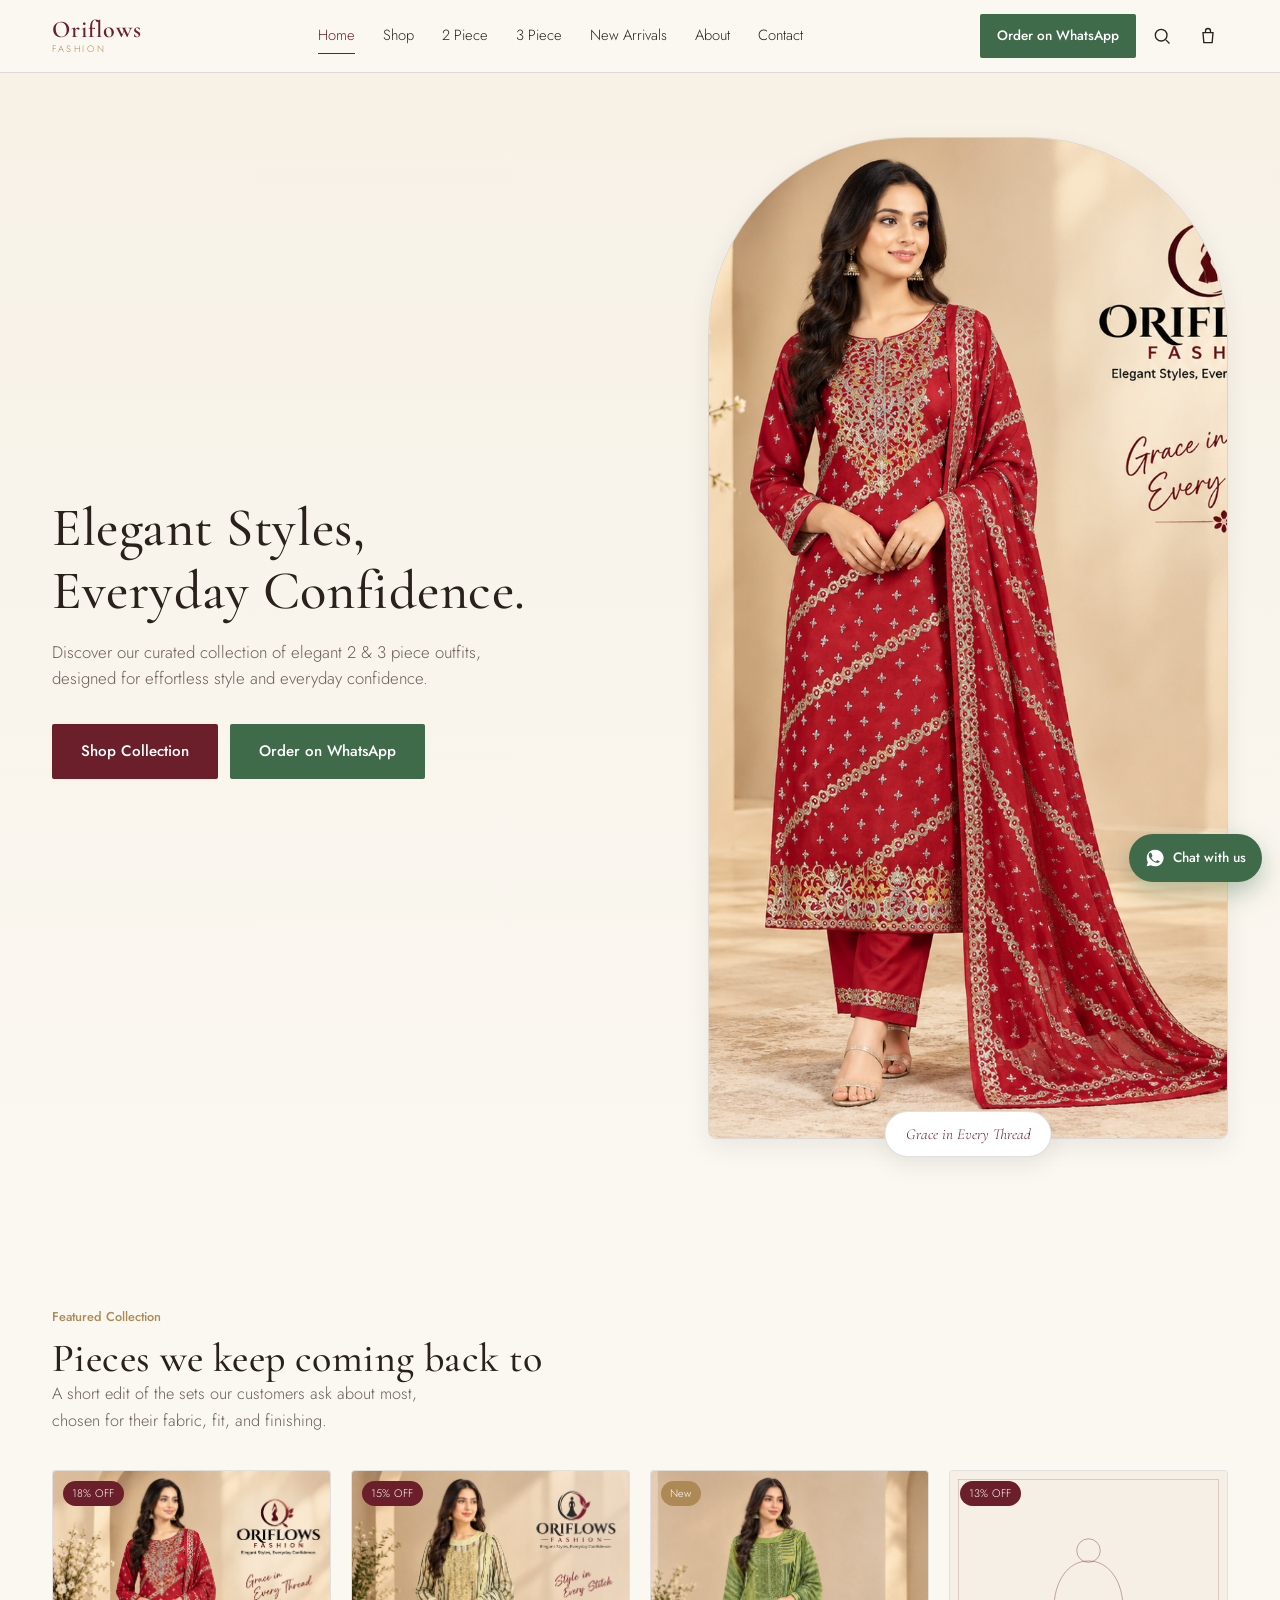
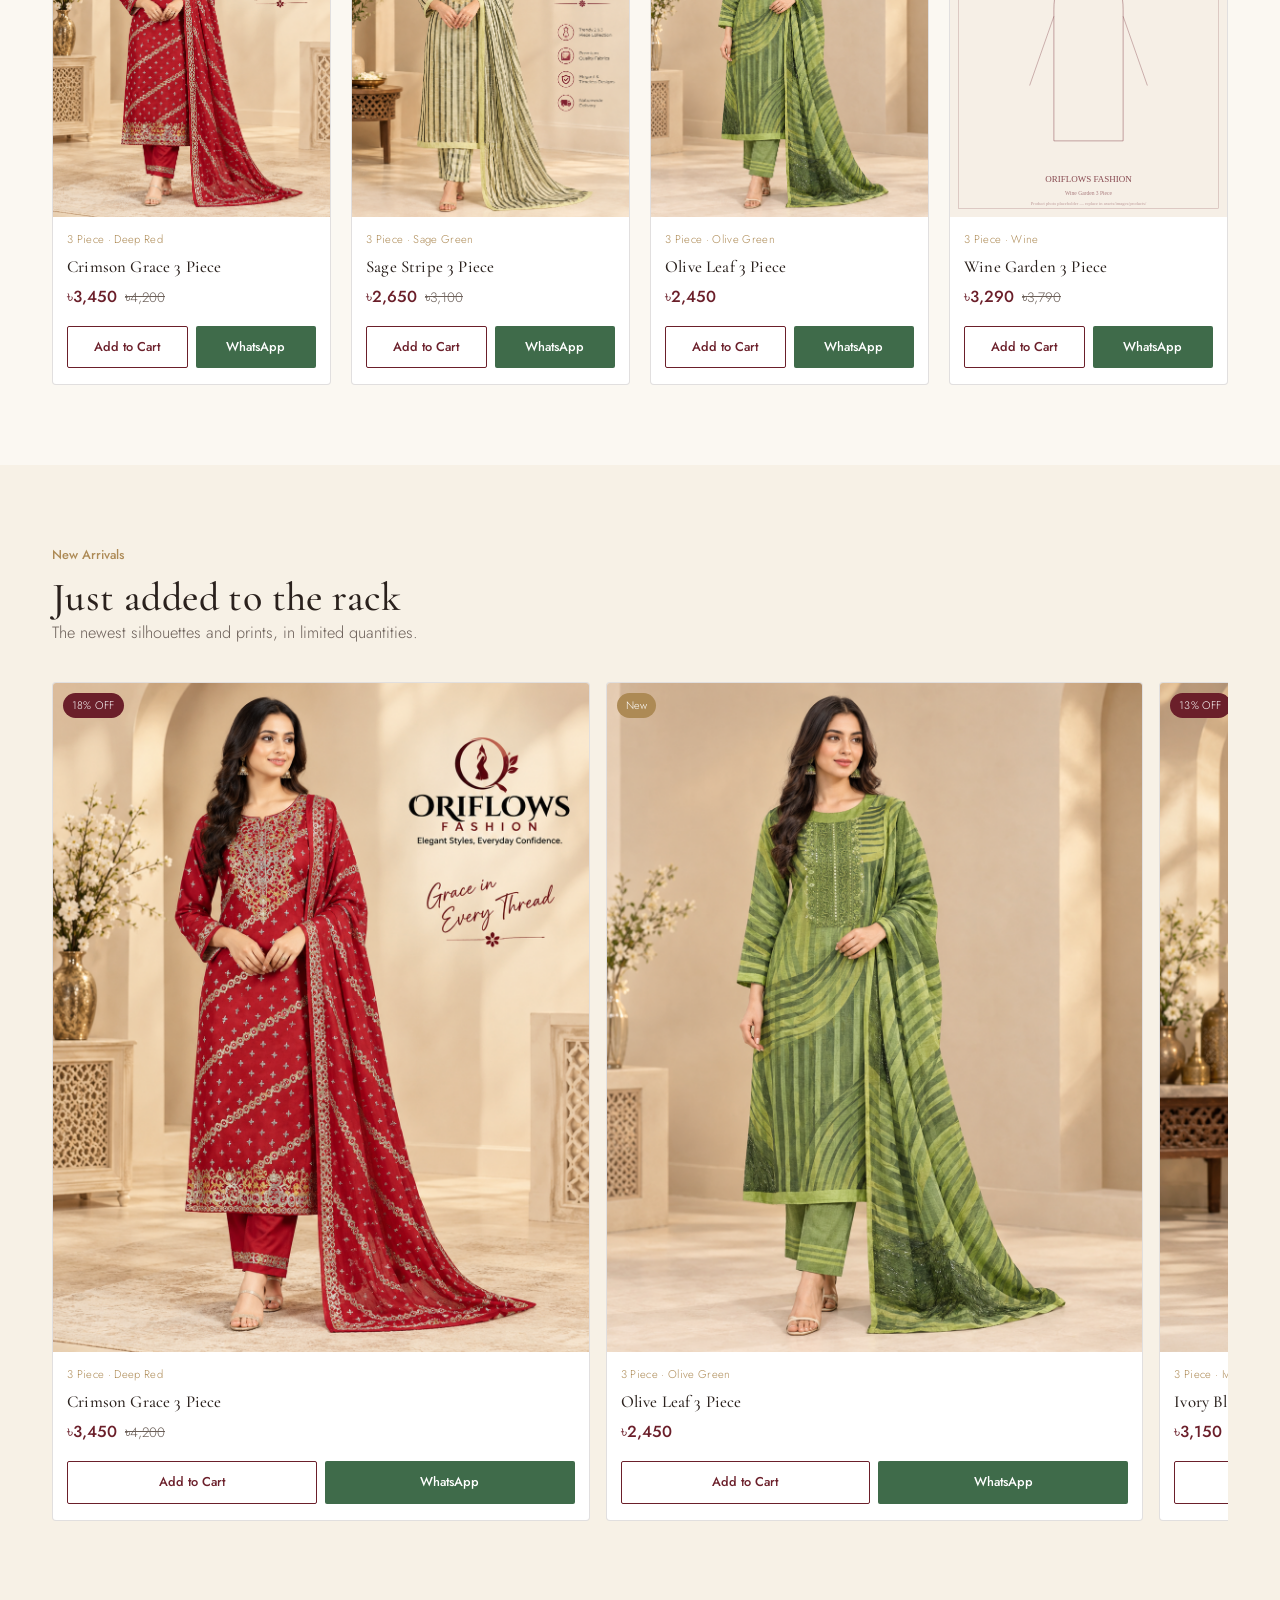
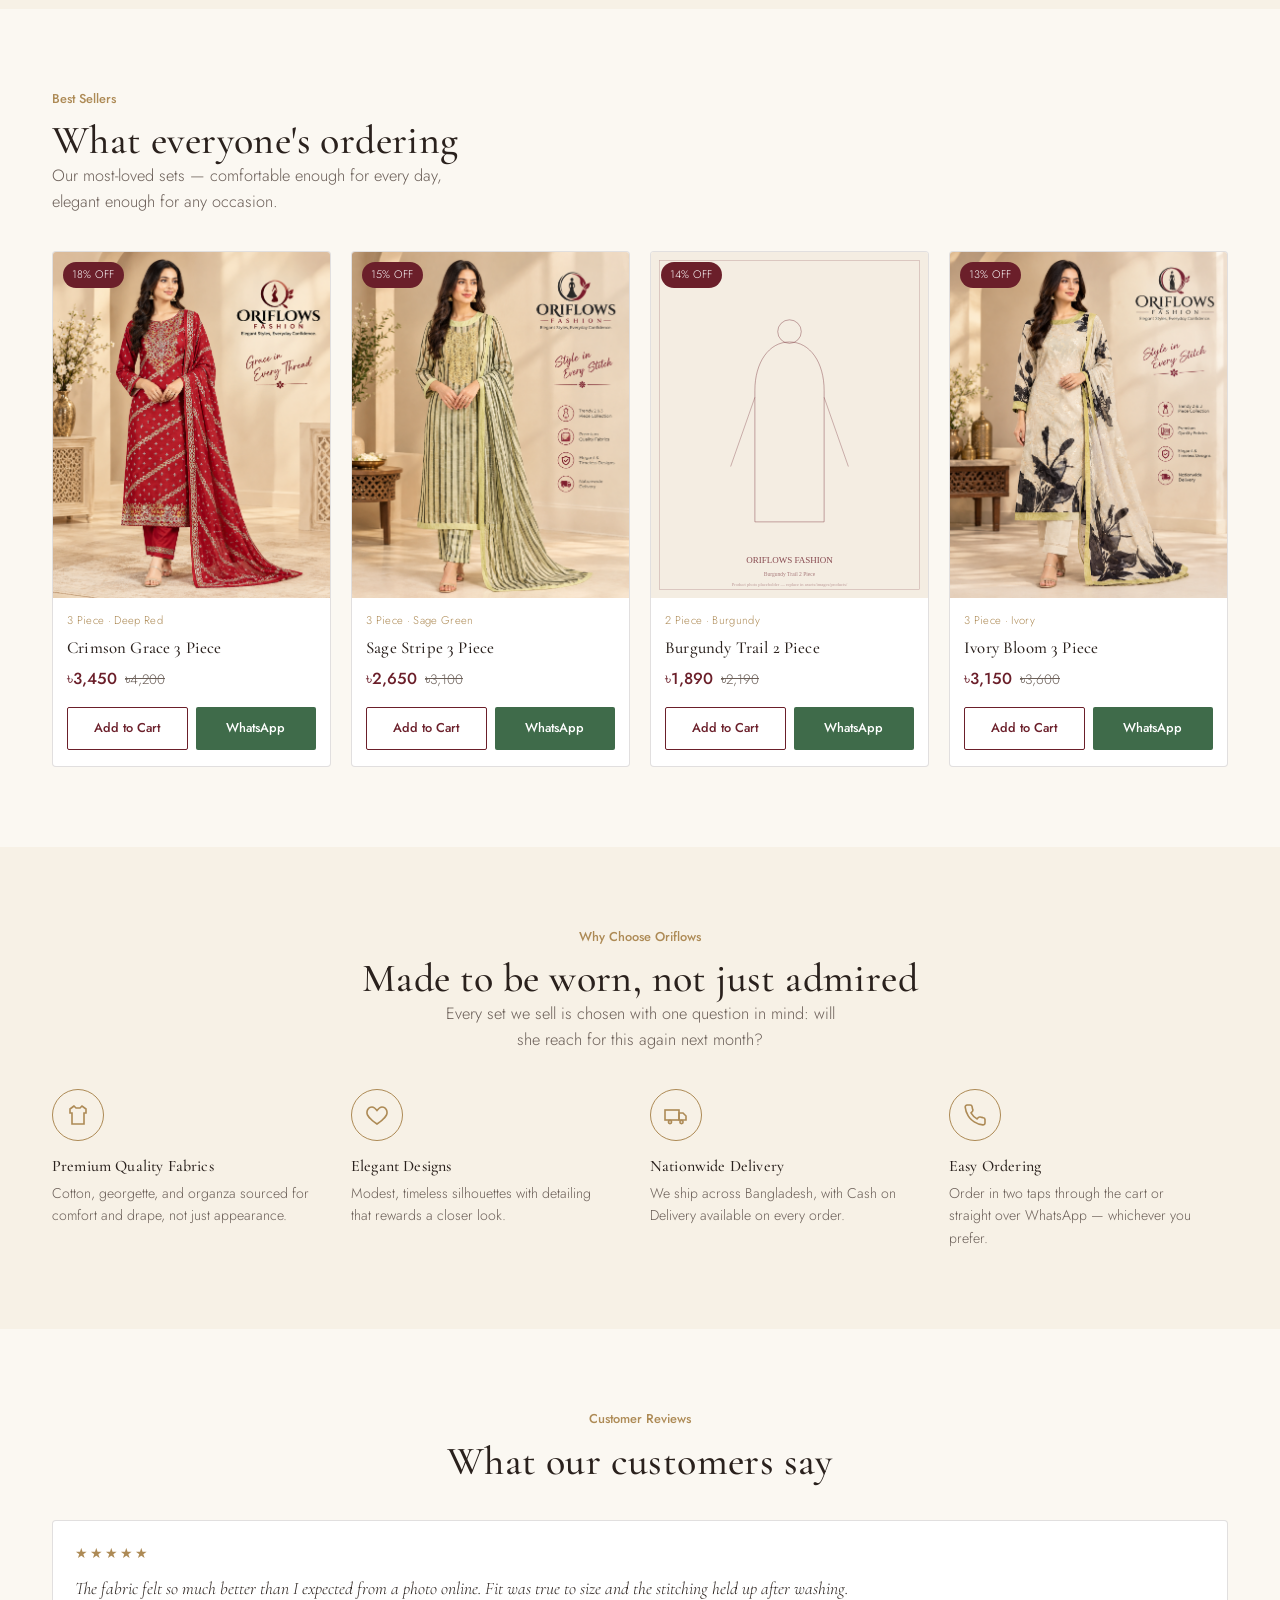
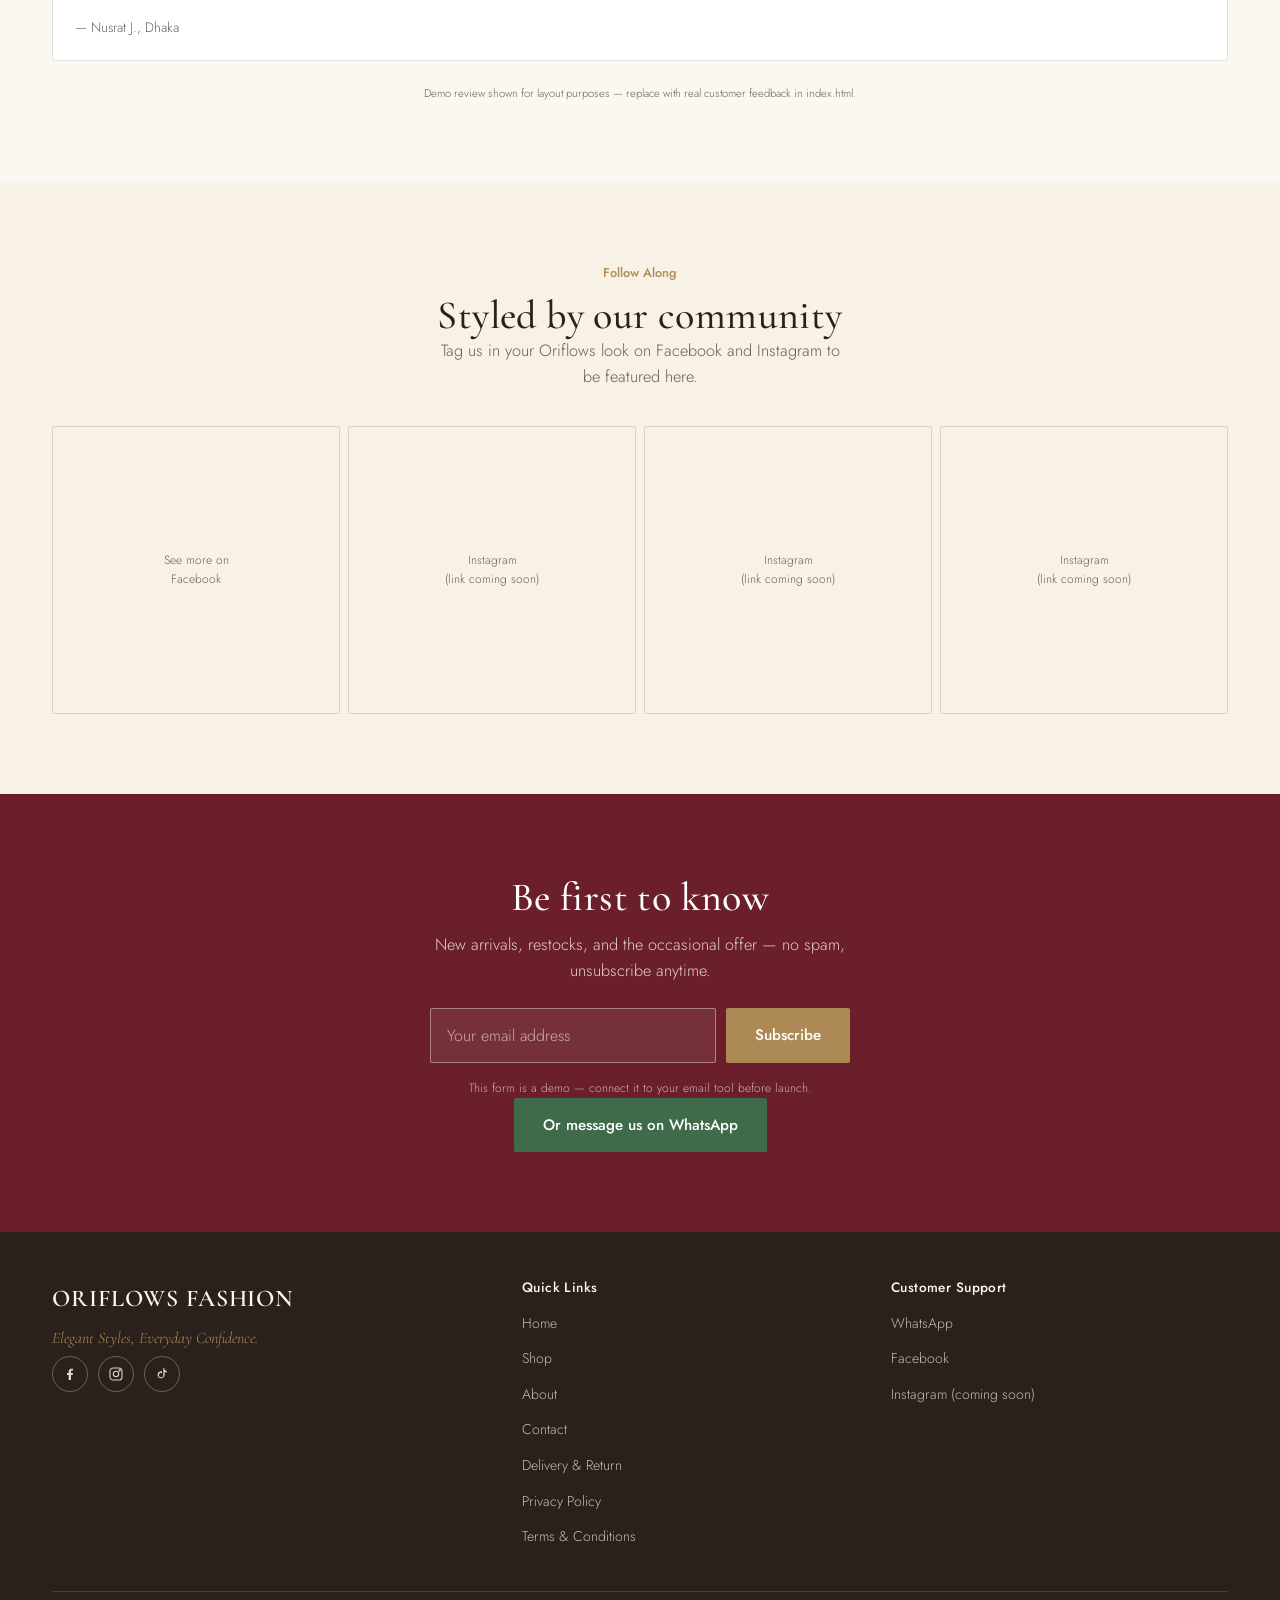
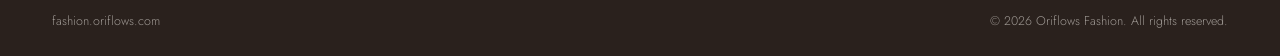
<file: index.html>
<!DOCTYPE html>
<html lang="en">
<head>
<meta charset="UTF-8">
<meta name="viewport" content="width=device-width, initial-scale=1.0">
<title>Oriflows Fashion | Premium 2 &amp; 3 Piece Women's Fashion in Bangladesh</title>
<meta name="description" content="Discover elegant 2 &amp; 3 piece women's fashion from Oriflows Fashion. Premium fabrics, timeless designs and nationwide delivery across Bangladesh.">
<link rel="canonical" href="https://fashion.oriflows.com/">
<meta property="og:type" content="website">
<meta property="og:site_name" content="Oriflows Fashion">
<meta property="og:title" content="Oriflows Fashion | Premium 2 & 3 Piece Women's Fashion in Bangladesh">
<meta property="og:description" content="Elegant, premium 2 & 3 piece outfits for everyday confidence. Nationwide delivery across Bangladesh.">
<meta property="og:image" content="assets/images/products/product-001-1.jpg">
<meta property="og:url" content="https://fashion.oriflows.com/">
<meta name="twitter:card" content="summary_large_image">
<meta name="twitter:title" content="Oriflows Fashion | Elegant Styles, Everyday Confidence.">
<meta name="twitter:description" content="Premium 2 & 3 piece women's fashion, made for everyday confidence. Nationwide delivery across Bangladesh.">
<link rel="icon" href="data:,">
<link rel="stylesheet" href="css/style.css">
<link rel="stylesheet" href="css/responsive.css">
</head>
<body>
<a class="skip-link" href="#main">Skip to content</a>

<header class="site-header">
  <div class="container nav">
    <a href="index.html" class="brand">
      <span class="brand-name">Oriflows</span>
      <span class="brand-sub">FASHION</span>
    </a>
    <nav class="nav-links" aria-label="Main navigation">
      <a href="index.html" aria-current="page">Home</a>
      <a href="shop.html">Shop</a>
      <a href="shop.html?category=2%20Piece">2 Piece</a>
      <a href="shop.html?category=3%20Piece">3 Piece</a>
      <a href="shop.html#new-arrivals">New Arrivals</a>
      <a href="about.html">About</a>
      <a href="contact.html">Contact</a>
    </nav>
    <div class="nav-actions">
      <a href="#" class="btn btn-whatsapp btn-sm nav-whatsapp" target="_blank" rel="noopener" data-whatsapp-hero>Order on WhatsApp</a>
      <button type="button" class="icon-btn" data-search-open aria-label="Search products">
        <svg viewBox="0 0 24 24" fill="none" stroke="currentColor" stroke-width="1.6"><circle cx="11" cy="11" r="7"/><line x1="21" y1="21" x2="16.65" y2="16.65"/></svg>
      </button>
      <a href="cart.html" class="icon-btn" aria-label="View cart">
        <svg viewBox="0 0 24 24" fill="none" stroke="currentColor" stroke-width="1.6"><path d="M6 8h12l-1 12H7L6 8z"/><path d="M9 8V6a3 3 0 0 1 6 0v2"/></svg>
        <span class="cart-count" data-cart-count data-count="0">0</span>
      </a>
      <button type="button" class="hamburger" data-hamburger aria-label="Open menu" aria-expanded="false"><span></span></button>
    </div>
  </div>
</header>

<div class="mobile-menu" data-mobile-menu>
  <div class="mobile-menu-top">
    <span class="brand-name" style="color:var(--color-primary)">Oriflows</span>
    <button type="button" class="mobile-menu-close" data-mobile-menu-close aria-label="Close menu">&times;</button>
  </div>
  <ul class="mobile-menu-links">
    <li><a href="index.html">Home</a></li>
    <li><a href="shop.html">Shop</a></li>
    <li><a href="shop.html?category=2%20Piece">2 Piece</a></li>
    <li><a href="shop.html?category=3%20Piece">3 Piece</a></li>
    <li><a href="shop.html#new-arrivals">New Arrivals</a></li>
    <li><a href="about.html">About</a></li>
    <li><a href="contact.html">Contact</a></li>
  </ul>
  <div class="mobile-menu-footer">
    <a href="cart.html" class="btn btn-outline btn-block">View Cart</a>
    <a href="#" class="btn btn-whatsapp btn-block" target="_blank" rel="noopener" data-whatsapp-hero>Order on WhatsApp</a>
  </div>
</div>

<div class="search-overlay" data-search-overlay>
  <div class="search-box">
    <form onsubmit="return false;">
      <input type="search" placeholder="Search dresses, colors, styles..." data-search-input aria-label="Search products">
      <button type="button" data-search-close aria-label="Close search">&times;</button>
    </form>
    <div class="search-results" data-search-results></div>
  </div>
</div>

<main id="main">

  <section class="hero">
    <div class="container hero-grid">
      <div class="hero-copy">
        <h1>Elegant Styles,<br>Everyday Confidence.</h1>
        <p class="section-lede">Discover our curated collection of elegant 2 &amp; 3 piece outfits, designed for effortless style and everyday confidence.</p>
        <div class="hero-actions">
          <a href="shop.html" class="btn btn-primary">Shop Collection</a>
          <a href="#" class="btn btn-whatsapp" target="_blank" rel="noopener" data-whatsapp-hero>Order on WhatsApp</a>
        </div>
      </div>
      <div class="hero-figure">
        <div class="hero-figure-frame">
          <img src="assets/images/products/product-001-1.jpg" alt="Woman wearing an elegant embroidered crimson three-piece outfit from Oriflows Fashion" width="800" height="1000">
        </div>
        <span class="hero-tag">Grace in Every Thread</span>
      </div>
    </div>
  </section>

  <section class="section" id="featured-collection">
    <div class="container">
      <div class="section-head">
        <p class="section-eyebrow">Featured Collection</p>
        <h2>Pieces we keep coming back to</h2>
        <p class="section-lede">A short edit of the sets our customers ask about most, chosen for their fabric, fit, and finishing.</p>
      </div>
      <div class="grid" data-featured-products></div>
    </div>
  </section>

  <section class="section section-alt" id="new-arrivals">
    <div class="container">
      <div class="section-head">
        <p class="section-eyebrow">New Arrivals</p>
        <h2>Just added to the rack</h2>
        <p class="section-lede">The newest silhouettes and prints, in limited quantities.</p>
      </div>
      <div class="scroll-row" data-new-products></div>
    </div>
  </section>

  <section class="section" id="best-sellers">
    <div class="container">
      <div class="section-head">
        <p class="section-eyebrow">Best Sellers</p>
        <h2>What everyone's ordering</h2>
        <p class="section-lede">Our most-loved sets — comfortable enough for every day, elegant enough for any occasion.</p>
      </div>
      <div class="grid" data-bestseller-products></div>
    </div>
  </section>

  <section class="section section-alt" id="why-oriflows">
    <div class="container">
      <div class="section-head center">
        <p class="section-eyebrow">Why Choose Oriflows</p>
        <h2>Made to be worn, not just admired</h2>
        <p class="section-lede">Every set we sell is chosen with one question in mind: will she reach for this again next month?</p>
      </div>
      <div class="value-grid">
        <div class="value-item">
          <div class="value-icon"><svg viewBox="0 0 24 24" fill="none" stroke="currentColor" stroke-width="1.6"><path d="M8 3 4 6v4h2v11h12V10h2V6l-4-3-2 2h-4l-2-2z"/></svg></div>
          <h3>Premium Quality Fabrics</h3>
          <p>Cotton, georgette, and organza sourced for comfort and drape, not just appearance.</p>
        </div>
        <div class="value-item">
          <div class="value-icon"><svg viewBox="0 0 24 24" fill="none" stroke="currentColor" stroke-width="1.6"><path d="M12 21s-7-4.5-9.5-9C1 8.5 3 4 7 4c2 0 3.5 1.5 5 3.5C13.5 5.5 15 4 17 4c4 0 6 4.5 4.5 8-2.5 4.5-9.5 9-9.5 9z"/></svg></div>
          <h3>Elegant Designs</h3>
          <p>Modest, timeless silhouettes with detailing that rewards a closer look.</p>
        </div>
        <div class="value-item">
          <div class="value-icon"><svg viewBox="0 0 24 24" fill="none" stroke="currentColor" stroke-width="1.6"><rect x="1" y="7" width="14" height="10"/><path d="M15 10h4l3 3v4h-7z"/><circle cx="6" cy="19" r="1.6"/><circle cx="17.5" cy="19" r="1.6"/></svg></div>
          <h3>Nationwide Delivery</h3>
          <p>We ship across Bangladesh, with Cash on Delivery available on every order.</p>
        </div>
        <div class="value-item">
          <div class="value-icon"><svg viewBox="0 0 24 24" fill="none" stroke="currentColor" stroke-width="1.6"><path d="M22 16.9v3a2 2 0 0 1-2.2 2 19.8 19.8 0 0 1-8.6-3 19.5 19.5 0 0 1-6-6 19.8 19.8 0 0 1-3-8.7A2 2 0 0 1 4.1 2h3a2 2 0 0 1 2 1.7c.1.9.3 1.8.6 2.7a2 2 0 0 1-.4 2.1L8 9.9a16 16 0 0 0 6 6l1.4-1.4a2 2 0 0 1 2.1-.4c.9.3 1.8.5 2.7.6a2 2 0 0 1 1.8 2.1z"/></svg></div>
          <h3>Easy Ordering</h3>
          <p>Order in two taps through the cart or straight over WhatsApp — whichever you prefer.</p>
        </div>
      </div>
    </div>
  </section>

  <section class="section" id="reviews">
    <div class="container">
      <div class="section-head center">
        <p class="section-eyebrow">Customer Reviews</p>
        <h2>What our customers say</h2>
      </div>
      <div class="grid" style="grid-template-columns:repeat(1,1fr);">
        <div class="review-card">
          <div class="review-stars">★★★★★</div>
          <p class="review-quote">The fabric felt so much better than I expected from a photo online. Fit was true to size and the stitching held up after washing.</p>
          <p class="review-name">— Nusrat J., Dhaka</p>
        </div>
      </div>
      <p class="demo-note">Demo review shown for layout purposes — replace with real customer feedback in index.html.</p>
    </div>
  </section>

  <section class="section section-alt" id="social">
    <div class="container">
      <div class="section-head center">
        <p class="section-eyebrow">Follow Along</p>
        <h2>Styled by our community</h2>
        <p class="section-lede">Tag us in your Oriflows look on Facebook and Instagram to be featured here.</p>
      </div>
      <div class="social-grid">
        <a class="social-tile" href="https://www.facebook.com/profile.php?id=61594446824345" target="_blank" rel="noopener">See more on<br>Facebook</a>
        <a class="social-tile" href="#" target="_blank" rel="noopener">Instagram<br>(link coming soon)</a>
        <a class="social-tile" href="#" target="_blank" rel="noopener">Instagram<br>(link coming soon)</a>
        <a class="social-tile" href="#" target="_blank" rel="noopener">Instagram<br>(link coming soon)</a>
      </div>
    </div>
  </section>

  <section class="section section-primary cta-banner" id="newsletter">
    <div class="container">
      <h2>Be first to know</h2>
      <p class="section-lede">New arrivals, restocks, and the occasional offer — no spam, unsubscribe anytime.</p>
      <form data-newsletter-form onsubmit="return false;">
        <input type="email" placeholder="Your email address" required aria-label="Email address" data-newsletter-input>
        <button type="submit" class="btn btn-gold">Subscribe</button>
      </form>
      <p class="form-note" data-newsletter-status>This form is a demo — connect it to your email tool before launch.</p>
      <a href="#" class="btn btn-whatsapp" target="_blank" rel="noopener" data-whatsapp-hero>Or message us on WhatsApp</a>
    </div>
  </section>

</main>

<footer class="site-footer">
  <div class="container">
    <div class="footer-grid">
      <div class="footer-brand">
        <span class="brand-name">ORIFLOWS FASHION</span>
        <p class="footer-tagline">Elegant Styles, Everyday Confidence.</p>
        <div class="footer-social">
          <a href="https://www.facebook.com/profile.php?id=61594446824345" target="_blank" rel="noopener" aria-label="Facebook"><svg viewBox="0 0 24 24" fill="currentColor"><path d="M13.5 21v-7.5H16l.4-3H13.5V8.4c0-.9.2-1.5 1.6-1.5H16.5V4.2C16.2 4.1 15.2 4 14 4c-2.4 0-4 1.5-4 4.2V10.5H7.5v3H10V21z"/></svg></a>
          <a href="#" target="_blank" rel="noopener" aria-label="Instagram"><svg viewBox="0 0 24 24" fill="none" stroke="currentColor" stroke-width="1.6"><rect x="3" y="3" width="18" height="18" rx="5"/><circle cx="12" cy="12" r="4"/><circle cx="17.5" cy="6.5" r="1"/></svg></a>
          <a href="#" target="_blank" rel="noopener" aria-label="TikTok"><svg viewBox="0 0 24 24" fill="currentColor"><path d="M14 3v10.7a3.3 3.3 0 1 1-2-3V8a5.3 5.3 0 1 0 4 5.1V8.8c.9.6 2 1 3.2 1V7.6c-2 0-3.6-1.5-3.6-3.4V3z"/></svg></a>
        </div>
      </div>
      <div class="footer-col">
        <h4>Quick Links</h4>
        <ul>
          <li><a href="index.html">Home</a></li>
          <li><a href="shop.html">Shop</a></li>
          <li><a href="about.html">About</a></li>
          <li><a href="contact.html">Contact</a></li>
          <li><a href="delivery.html">Delivery &amp; Return</a></li>
          <li><a href="privacy.html">Privacy Policy</a></li>
          <li><a href="terms.html">Terms &amp; Conditions</a></li>
        </ul>
      </div>
      <div class="footer-col">
        <h4>Customer Support</h4>
        <ul>
          <li><a href="#" target="_blank" rel="noopener" data-whatsapp-hero>WhatsApp</a></li>
          <li><a href="https://www.facebook.com/profile.php?id=61594446824345" target="_blank" rel="noopener">Facebook</a></li>
          <li><a href="#" target="_blank" rel="noopener">Instagram (coming soon)</a></li>
        </ul>
      </div>
    </div>
    <div class="footer-bottom">
      <span>fashion.oriflows.com</span>
      <span>&copy; 2026 Oriflows Fashion. All rights reserved.</span>
    </div>
  </div>
</footer>

<a href="#" class="whatsapp-float" target="_blank" rel="noopener" data-whatsapp-hero aria-label="Chat with us on WhatsApp">
  <svg viewBox="0 0 24 24" fill="currentColor"><path d="M12 2a10 10 0 0 0-8.6 15L2 22l5.2-1.4A10 10 0 1 0 12 2zm5.8 14.2c-.3.8-1.5 1.4-2.4 1.6-.6.1-1.4.2-4-.9-3.3-1.4-5.4-4.7-5.6-4.9-.2-.2-1.3-1.7-1.3-3.3s.8-2.3 1.1-2.6c.3-.3.6-.4.8-.4h.6c.2 0 .5 0 .7.6.3.8 1 2.6 1.1 2.8.1.2.2.4 0 .7-.1.3-.2.4-.4.6l-.6.6c-.2.2-.4.4-.2.8.2.4.9 1.6 2 2.5 1.4 1.2 2.5 1.6 2.9 1.8.4.2.6.1.8-.1l.9-1c.3-.3.5-.3.8-.2l2.3 1.1c.3.1.5.2.5.4.1.2.1 1-.2 1.8z"/></svg>
  <span>Chat with us</span>
</a>

<script src="js/app.js"></script>
<script src="js/cart.js"></script>
<script src="js/products.js"></script>
<script>
  document.querySelector('[data-newsletter-form]').addEventListener('submit', function () {
    Oriflows.showToast('Thanks for subscribing!');
  });
</script>
</body>
</html>
</file>
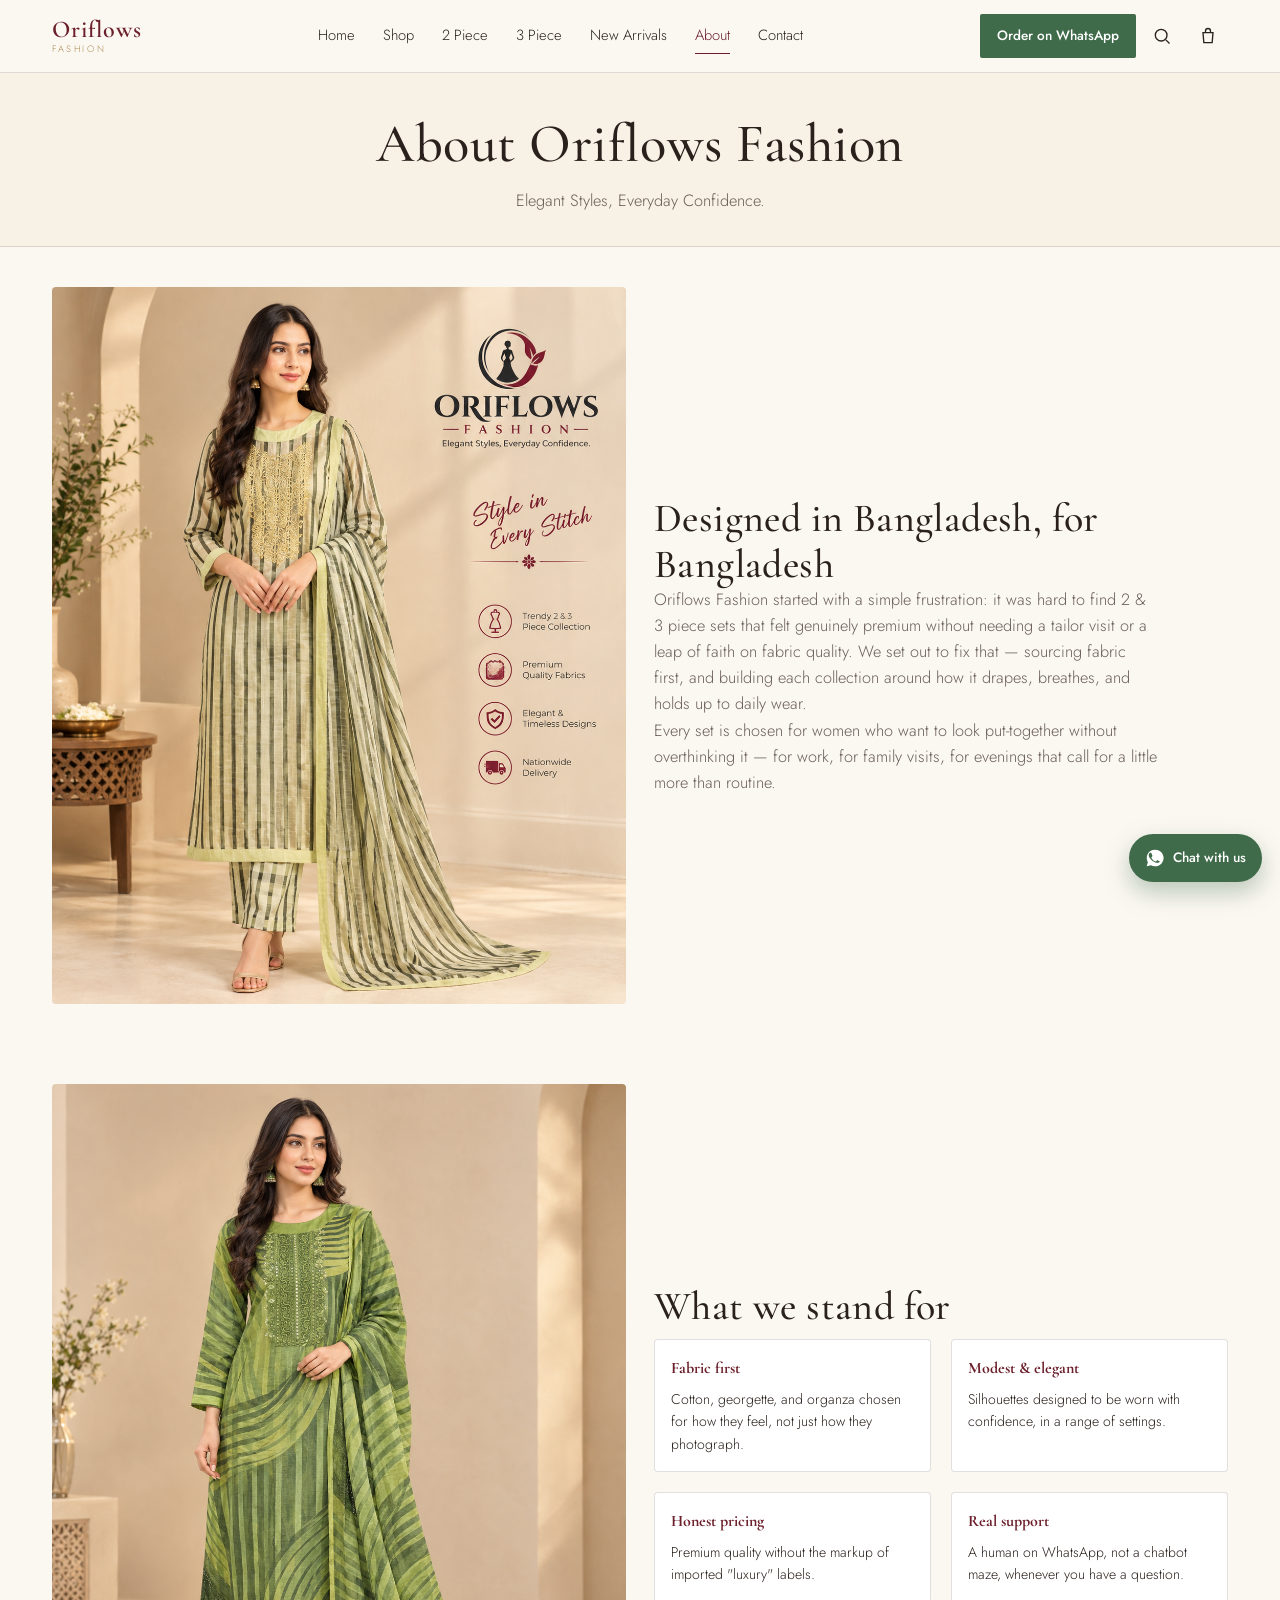
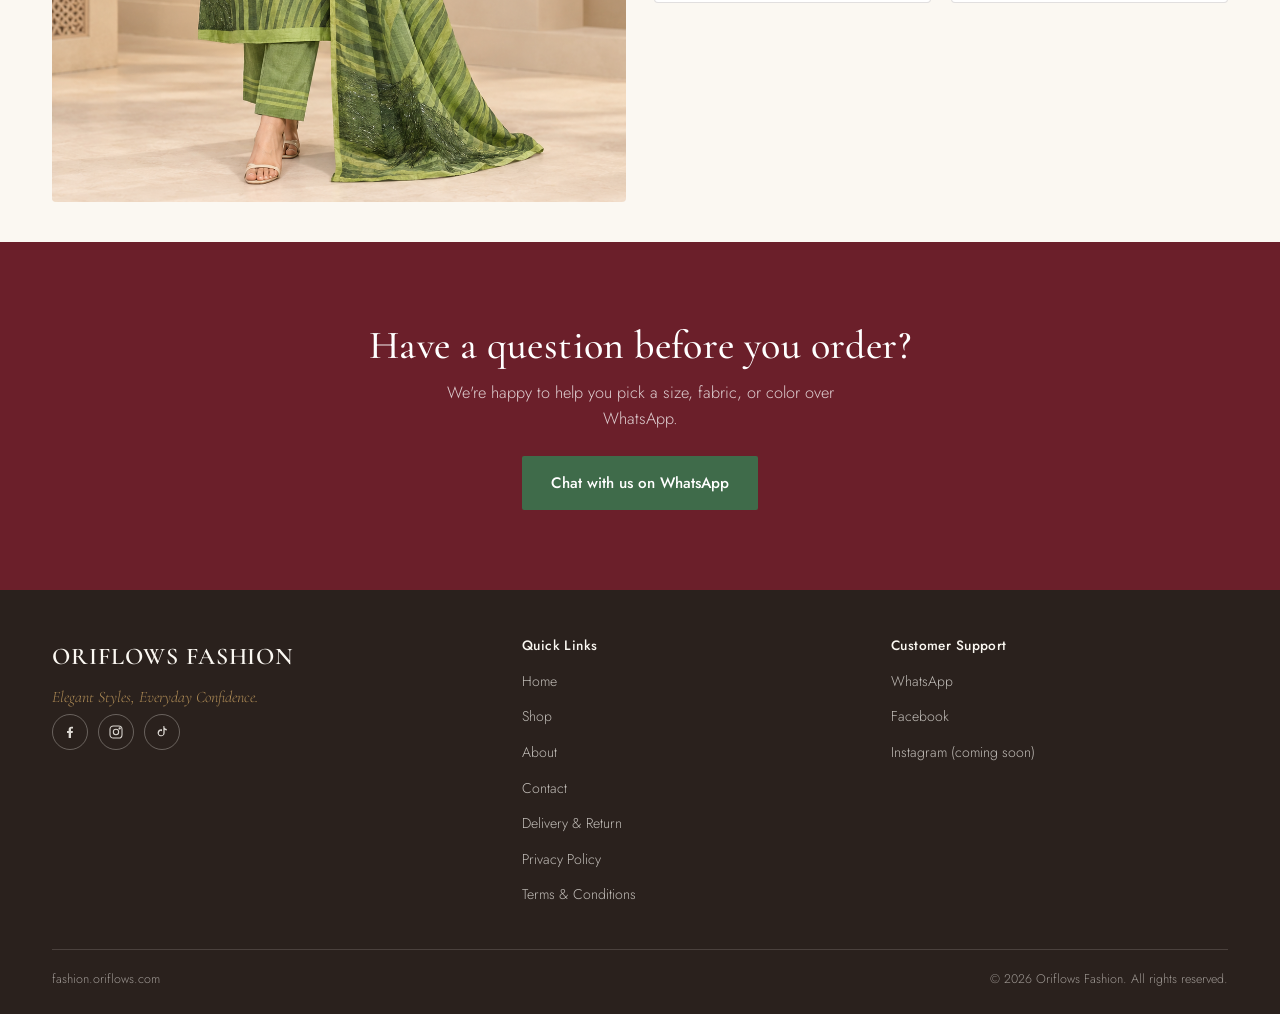
<file: about.html>
<!DOCTYPE html>
<html lang="en">
<head>
<meta charset="UTF-8">
<meta name="viewport" content="width=device-width, initial-scale=1.0">
<title>About Us | Oriflows Fashion</title>
<meta name="description" content="Oriflows Fashion is a Bangladesh-based women's fashion brand designing premium 2 & 3 piece outfits for everyday confidence.">
<link rel="canonical" href="https://fashion.oriflows.com/about">
<link rel="icon" href="data:,">
<link rel="stylesheet" href="css/style.css">
<link rel="stylesheet" href="css/responsive.css">
</head>
<body>
<a class="skip-link" href="#main">Skip to content</a>

<header class="site-header">
  <div class="container nav">
    <a href="index.html" class="brand">
      <span class="brand-name">Oriflows</span>
      <span class="brand-sub">FASHION</span>
    </a>
    <nav class="nav-links" aria-label="Main navigation">
      <a href="index.html">Home</a>
      <a href="shop.html">Shop</a>
      <a href="shop.html?category=2%20Piece">2 Piece</a>
      <a href="shop.html?category=3%20Piece">3 Piece</a>
      <a href="shop.html#top">New Arrivals</a>
      <a href="about.html" aria-current="page">About</a>
      <a href="contact.html">Contact</a>
    </nav>
    <div class="nav-actions">
      <a href="#" class="btn btn-whatsapp btn-sm nav-whatsapp" target="_blank" rel="noopener" data-whatsapp-hero>Order on WhatsApp</a>
      <button type="button" class="icon-btn" data-search-open aria-label="Search products">
        <svg viewBox="0 0 24 24" fill="none" stroke="currentColor" stroke-width="1.6"><circle cx="11" cy="11" r="7"/><line x1="21" y1="21" x2="16.65" y2="16.65"/></svg>
      </button>
      <a href="cart.html" class="icon-btn" aria-label="View cart">
        <svg viewBox="0 0 24 24" fill="none" stroke="currentColor" stroke-width="1.6"><path d="M6 8h12l-1 12H7L6 8z"/><path d="M9 8V6a3 3 0 0 1 6 0v2"/></svg>
        <span class="cart-count" data-cart-count data-count="0">0</span>
      </a>
      <button type="button" class="hamburger" data-hamburger aria-label="Open menu" aria-expanded="false"><span></span></button>
    </div>
  </div>
</header>

<div class="mobile-menu" data-mobile-menu>
  <div class="mobile-menu-top">
    <span class="brand-name" style="color:var(--color-primary)">Oriflows</span>
    <button type="button" class="mobile-menu-close" data-mobile-menu-close aria-label="Close menu">&times;</button>
  </div>
  <ul class="mobile-menu-links">
    <li><a href="index.html">Home</a></li>
    <li><a href="shop.html">Shop</a></li>
    <li><a href="shop.html?category=2%20Piece">2 Piece</a></li>
    <li><a href="shop.html?category=3%20Piece">3 Piece</a></li>
    <li><a href="about.html">About</a></li>
    <li><a href="contact.html">Contact</a></li>
  </ul>
  <div class="mobile-menu-footer">
    <a href="cart.html" class="btn btn-outline btn-block">View Cart</a>
    <a href="#" class="btn btn-whatsapp btn-block" target="_blank" rel="noopener" data-whatsapp-hero>Order on WhatsApp</a>
  </div>
</div>

<div class="search-overlay" data-search-overlay>
  <div class="search-box">
    <form onsubmit="return false;">
      <input type="search" placeholder="Search dresses, colors, styles..." data-search-input aria-label="Search products">
      <button type="button" data-search-close aria-label="Close search">&times;</button>
    </form>
    <div class="search-results" data-search-results></div>
  </div>
</div>

<main id="main">
  <div class="page-header">
    <div class="container">
      <h1>About Oriflows Fashion</h1>
      <p class="section-lede">Elegant Styles, Everyday Confidence.</p>
    </div>
  </div>

  <div class="container">
    <div class="about-block">
      <img src="assets/images/products/product-002-1.jpg" alt="Woman wearing a sage green striped three-piece outfit from Oriflows Fashion" loading="lazy">
      <div>
        <h2>Designed in Bangladesh, for Bangladesh</h2>
        <p class="section-lede" style="max-width:56ch;">Oriflows Fashion started with a simple frustration: it was hard to find 2 &amp; 3 piece sets that felt genuinely premium without needing a tailor visit or a leap of faith on fabric quality. We set out to fix that — sourcing fabric first, and building each collection around how it drapes, breathes, and holds up to daily wear.</p>
        <p class="section-lede" style="max-width:56ch;">Every set is chosen for women who want to look put-together without overthinking it — for work, for family visits, for evenings that call for a little more than routine.</p>
      </div>
    </div>

    <div class="about-block reverse">
      <div>
        <h2>What we stand for</h2>
        <ul class="about-values">
          <li><strong>Fabric first</strong>Cotton, georgette, and organza chosen for how they feel, not just how they photograph.</li>
          <li><strong>Modest &amp; elegant</strong>Silhouettes designed to be worn with confidence, in a range of settings.</li>
          <li><strong>Honest pricing</strong>Premium quality without the markup of imported "luxury" labels.</li>
          <li><strong>Real support</strong>A human on WhatsApp, not a chatbot maze, whenever you have a question.</li>
        </ul>
      </div>
      <img src="assets/images/products/product-003-1.jpg" alt="Woman wearing an olive leaf-print three-piece outfit from Oriflows Fashion" loading="lazy">
    </div>
  </div>

  <section class="section section-primary cta-banner">
    <div class="container">
      <h2>Have a question before you order?</h2>
      <p class="section-lede">We're happy to help you pick a size, fabric, or color over WhatsApp.</p>
      <a href="#" class="btn btn-whatsapp" target="_blank" rel="noopener" data-whatsapp-hero>Chat with us on WhatsApp</a>
    </div>
  </section>
</main>

<footer class="site-footer">
  <div class="container">
    <div class="footer-grid">
      <div class="footer-brand">
        <span class="brand-name">ORIFLOWS FASHION</span>
        <p class="footer-tagline">Elegant Styles, Everyday Confidence.</p>
        <div class="footer-social">
          <a href="https://www.facebook.com/profile.php?id=61594446824345" target="_blank" rel="noopener" aria-label="Facebook"><svg viewBox="0 0 24 24" fill="currentColor"><path d="M13.5 21v-7.5H16l.4-3H13.5V8.4c0-.9.2-1.5 1.6-1.5H16.5V4.2C16.2 4.1 15.2 4 14 4c-2.4 0-4 1.5-4 4.2V10.5H7.5v3H10V21z"/></svg></a>
          <a href="#" target="_blank" rel="noopener" aria-label="Instagram"><svg viewBox="0 0 24 24" fill="none" stroke="currentColor" stroke-width="1.6"><rect x="3" y="3" width="18" height="18" rx="5"/><circle cx="12" cy="12" r="4"/><circle cx="17.5" cy="6.5" r="1"/></svg></a>
          <a href="#" target="_blank" rel="noopener" aria-label="TikTok"><svg viewBox="0 0 24 24" fill="currentColor"><path d="M14 3v10.7a3.3 3.3 0 1 1-2-3V8a5.3 5.3 0 1 0 4 5.1V8.8c.9.6 2 1 3.2 1V7.6c-2 0-3.6-1.5-3.6-3.4V3z"/></svg></a>
        </div>
      </div>
      <div class="footer-col">
        <h4>Quick Links</h4>
        <ul>
          <li><a href="index.html">Home</a></li>
          <li><a href="shop.html">Shop</a></li>
          <li><a href="about.html">About</a></li>
          <li><a href="contact.html">Contact</a></li>
          <li><a href="delivery.html">Delivery &amp; Return</a></li>
          <li><a href="privacy.html">Privacy Policy</a></li>
          <li><a href="terms.html">Terms &amp; Conditions</a></li>
        </ul>
      </div>
      <div class="footer-col">
        <h4>Customer Support</h4>
        <ul>
          <li><a href="#" target="_blank" rel="noopener" data-whatsapp-hero>WhatsApp</a></li>
          <li><a href="https://www.facebook.com/profile.php?id=61594446824345" target="_blank" rel="noopener">Facebook</a></li>
          <li><a href="#" target="_blank" rel="noopener">Instagram (coming soon)</a></li>
        </ul>
      </div>
    </div>
    <div class="footer-bottom">
      <span>fashion.oriflows.com</span>
      <span>&copy; 2026 Oriflows Fashion. All rights reserved.</span>
    </div>
  </div>
</footer>

<a href="#" class="whatsapp-float" target="_blank" rel="noopener" data-whatsapp-hero aria-label="Chat with us on WhatsApp">
  <svg viewBox="0 0 24 24" fill="currentColor"><path d="M12 2a10 10 0 0 0-8.6 15L2 22l5.2-1.4A10 10 0 1 0 12 2zm5.8 14.2c-.3.8-1.5 1.4-2.4 1.6-.6.1-1.4.2-4-.9-3.3-1.4-5.4-4.7-5.6-4.9-.2-.2-1.3-1.7-1.3-3.3s.8-2.3 1.1-2.6c.3-.3.6-.4.8-.4h.6c.2 0 .5 0 .7.6.3.8 1 2.6 1.1 2.8.1.2.2.4 0 .7-.1.3-.2.4-.4.6l-.6.6c-.2.2-.4.4-.2.8.2.4.9 1.6 2 2.5 1.4 1.2 2.5 1.6 2.9 1.8.4.2.6.1.8-.1l.9-1c.3-.3.5-.3.8-.2l2.3 1.1c.3.1.5.2.5.4.1.2.1 1-.2 1.8z"/></svg>
  <span>Chat with us</span>
</a>

<script src="js/app.js"></script>
<script src="js/cart.js"></script>
</body>
</html>
</file>
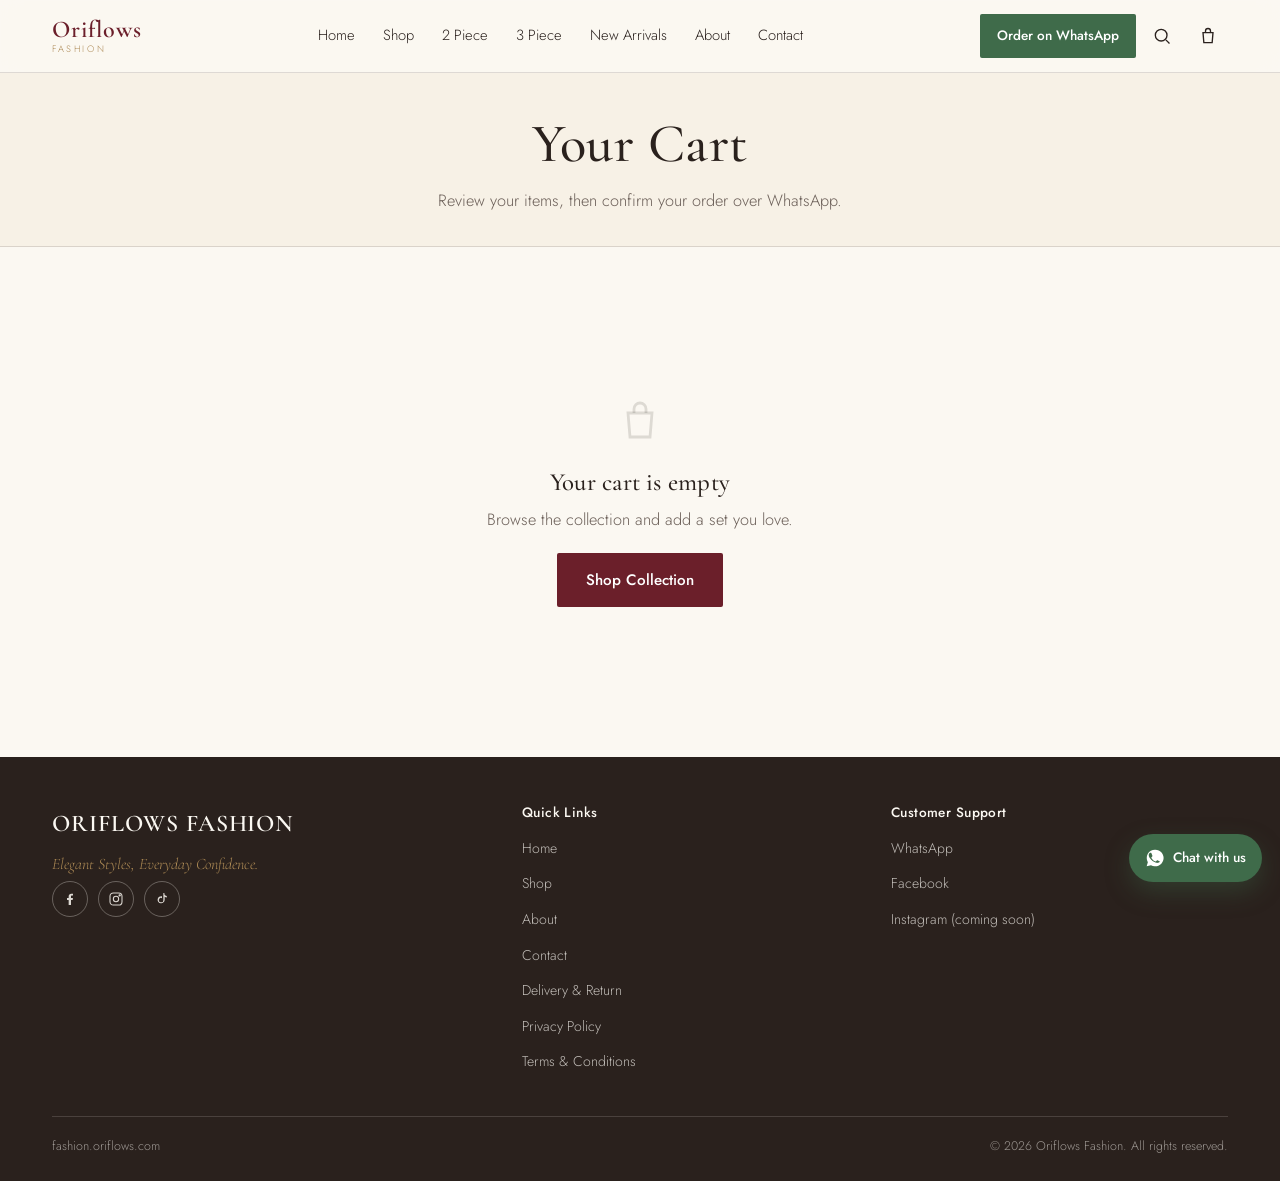
<file: cart.html>
<!DOCTYPE html>
<html lang="en">
<head>
<meta charset="UTF-8">
<meta name="viewport" content="width=device-width, initial-scale=1.0">
<title>Your Cart | Oriflows Fashion</title>
<meta name="description" content="Review your Oriflows Fashion cart and place your order via WhatsApp with Cash on Delivery.">
<link rel="canonical" href="https://fashion.oriflows.com/cart">
<meta name="robots" content="noindex">
<link rel="icon" href="data:,">
<link rel="stylesheet" href="css/style.css">
<link rel="stylesheet" href="css/responsive.css">
</head>
<body>
<a class="skip-link" href="#main">Skip to content</a>

<header class="site-header">
  <div class="container nav">
    <a href="index.html" class="brand">
      <span class="brand-name">Oriflows</span>
      <span class="brand-sub">FASHION</span>
    </a>
    <nav class="nav-links" aria-label="Main navigation">
      <a href="index.html">Home</a>
      <a href="shop.html">Shop</a>
      <a href="shop.html?category=2%20Piece">2 Piece</a>
      <a href="shop.html?category=3%20Piece">3 Piece</a>
      <a href="shop.html#top">New Arrivals</a>
      <a href="about.html">About</a>
      <a href="contact.html">Contact</a>
    </nav>
    <div class="nav-actions">
      <a href="#" class="btn btn-whatsapp btn-sm nav-whatsapp" target="_blank" rel="noopener" data-whatsapp-hero>Order on WhatsApp</a>
      <button type="button" class="icon-btn" data-search-open aria-label="Search products">
        <svg viewBox="0 0 24 24" fill="none" stroke="currentColor" stroke-width="1.6"><circle cx="11" cy="11" r="7"/><line x1="21" y1="21" x2="16.65" y2="16.65"/></svg>
      </button>
      <a href="cart.html" class="icon-btn" aria-label="View cart" aria-current="page">
        <svg viewBox="0 0 24 24" fill="none" stroke="currentColor" stroke-width="1.6"><path d="M6 8h12l-1 12H7L6 8z"/><path d="M9 8V6a3 3 0 0 1 6 0v2"/></svg>
        <span class="cart-count" data-cart-count data-count="0">0</span>
      </a>
      <button type="button" class="hamburger" data-hamburger aria-label="Open menu" aria-expanded="false"><span></span></button>
    </div>
  </div>
</header>

<div class="mobile-menu" data-mobile-menu>
  <div class="mobile-menu-top">
    <span class="brand-name" style="color:var(--color-primary)">Oriflows</span>
    <button type="button" class="mobile-menu-close" data-mobile-menu-close aria-label="Close menu">&times;</button>
  </div>
  <ul class="mobile-menu-links">
    <li><a href="index.html">Home</a></li>
    <li><a href="shop.html">Shop</a></li>
    <li><a href="shop.html?category=2%20Piece">2 Piece</a></li>
    <li><a href="shop.html?category=3%20Piece">3 Piece</a></li>
    <li><a href="about.html">About</a></li>
    <li><a href="contact.html">Contact</a></li>
  </ul>
  <div class="mobile-menu-footer">
    <a href="cart.html" class="btn btn-outline btn-block">View Cart</a>
    <a href="#" class="btn btn-whatsapp btn-block" target="_blank" rel="noopener" data-whatsapp-hero>Order on WhatsApp</a>
  </div>
</div>

<div class="search-overlay" data-search-overlay>
  <div class="search-box">
    <form onsubmit="return false;">
      <input type="search" placeholder="Search dresses, colors, styles..." data-search-input aria-label="Search products">
      <button type="button" data-search-close aria-label="Close search">&times;</button>
    </form>
    <div class="search-results" data-search-results></div>
  </div>
</div>

<main id="main">
  <div class="page-header">
    <div class="container">
      <h1>Your Cart</h1>
      <p class="section-lede">Review your items, then confirm your order over WhatsApp.</p>
    </div>
  </div>

  <div class="container section">
    <div class="cart-empty" data-cart-empty>
      <svg viewBox="0 0 24 24" fill="none" stroke="currentColor" stroke-width="1.4"><path d="M6 8h12l-1 12H7L6 8z"/><path d="M9 8V6a3 3 0 0 1 6 0v2"/></svg>
      <h3>Your cart is empty</h3>
      <p class="section-lede" style="margin:10px auto 20px;">Browse the collection and add a set you love.</p>
      <a href="shop.html" class="btn btn-primary">Shop Collection</a>
    </div>

    <div class="cart-layout" data-cart-layout style="display:none;">
      <div>
        <div data-cart-list></div>
        <button type="button" class="btn btn-outline btn-sm" data-cart-clear style="margin-top:16px;">Clear Cart</button>
      </div>

      <aside class="cart-summary">
        <h3 style="margin-bottom:16px;">Order Summary</h3>
        <div class="summary-row">
          <span>Subtotal</span>
          <span data-cart-subtotal>৳0</span>
        </div>
        <div class="summary-row total">
          <span>Estimated Total*</span>
          <span data-cart-total>৳0</span>
        </div>
        <p class="form-note" style="color:var(--color-text-soft);">*Excludes delivery charge, confirmed on WhatsApp.</p>
        <p class="form-note" style="color:var(--color-text-soft);margin:8px 0 20px;" data-cart-delivery-note>Delivery charge confirmed at checkout.</p>
        <a href="#" class="btn btn-whatsapp btn-block" target="_blank" rel="noopener" data-cart-whatsapp>Order via WhatsApp</a>
        <p class="form-note" style="color:var(--color-text-soft);margin-top:12px;">No payment gateway yet — orders are confirmed manually and paid Cash on Delivery.</p>
      </aside>
    </div>
  </div>
</main>

<footer class="site-footer">
  <div class="container">
    <div class="footer-grid">
      <div class="footer-brand">
        <span class="brand-name">ORIFLOWS FASHION</span>
        <p class="footer-tagline">Elegant Styles, Everyday Confidence.</p>
        <div class="footer-social">
          <a href="https://www.facebook.com/profile.php?id=61594446824345" target="_blank" rel="noopener" aria-label="Facebook"><svg viewBox="0 0 24 24" fill="currentColor"><path d="M13.5 21v-7.5H16l.4-3H13.5V8.4c0-.9.2-1.5 1.6-1.5H16.5V4.2C16.2 4.1 15.2 4 14 4c-2.4 0-4 1.5-4 4.2V10.5H7.5v3H10V21z"/></svg></a>
          <a href="#" target="_blank" rel="noopener" aria-label="Instagram"><svg viewBox="0 0 24 24" fill="none" stroke="currentColor" stroke-width="1.6"><rect x="3" y="3" width="18" height="18" rx="5"/><circle cx="12" cy="12" r="4"/><circle cx="17.5" cy="6.5" r="1"/></svg></a>
          <a href="#" target="_blank" rel="noopener" aria-label="TikTok"><svg viewBox="0 0 24 24" fill="currentColor"><path d="M14 3v10.7a3.3 3.3 0 1 1-2-3V8a5.3 5.3 0 1 0 4 5.1V8.8c.9.6 2 1 3.2 1V7.6c-2 0-3.6-1.5-3.6-3.4V3z"/></svg></a>
        </div>
      </div>
      <div class="footer-col">
        <h4>Quick Links</h4>
        <ul>
          <li><a href="index.html">Home</a></li>
          <li><a href="shop.html">Shop</a></li>
          <li><a href="about.html">About</a></li>
          <li><a href="contact.html">Contact</a></li>
          <li><a href="delivery.html">Delivery &amp; Return</a></li>
          <li><a href="privacy.html">Privacy Policy</a></li>
          <li><a href="terms.html">Terms &amp; Conditions</a></li>
        </ul>
      </div>
      <div class="footer-col">
        <h4>Customer Support</h4>
        <ul>
          <li><a href="#" target="_blank" rel="noopener" data-whatsapp-hero>WhatsApp</a></li>
          <li><a href="https://www.facebook.com/profile.php?id=61594446824345" target="_blank" rel="noopener">Facebook</a></li>
          <li><a href="#" target="_blank" rel="noopener">Instagram (coming soon)</a></li>
        </ul>
      </div>
    </div>
    <div class="footer-bottom">
      <span>fashion.oriflows.com</span>
      <span>&copy; 2026 Oriflows Fashion. All rights reserved.</span>
    </div>
  </div>
</footer>

<a href="#" class="whatsapp-float" target="_blank" rel="noopener" data-whatsapp-hero aria-label="Chat with us on WhatsApp">
  <svg viewBox="0 0 24 24" fill="currentColor"><path d="M12 2a10 10 0 0 0-8.6 15L2 22l5.2-1.4A10 10 0 1 0 12 2zm5.8 14.2c-.3.8-1.5 1.4-2.4 1.6-.6.1-1.4.2-4-.9-3.3-1.4-5.4-4.7-5.6-4.9-.2-.2-1.3-1.7-1.3-3.3s.8-2.3 1.1-2.6c.3-.3.6-.4.8-.4h.6c.2 0 .5 0 .7.6.3.8 1 2.6 1.1 2.8.1.2.2.4 0 .7-.1.3-.2.4-.4.6l-.6.6c-.2.2-.4.4-.2.8.2.4.9 1.6 2 2.5 1.4 1.2 2.5 1.6 2.9 1.8.4.2.6.1.8-.1l.9-1c.3-.3.5-.3.8-.2l2.3 1.1c.3.1.5.2.5.4.1.2.1 1-.2 1.8z"/></svg>
  <span>Chat with us</span>
</a>

<script src="js/app.js"></script>
<script src="js/cart.js"></script>
</body>
</html>
</file>
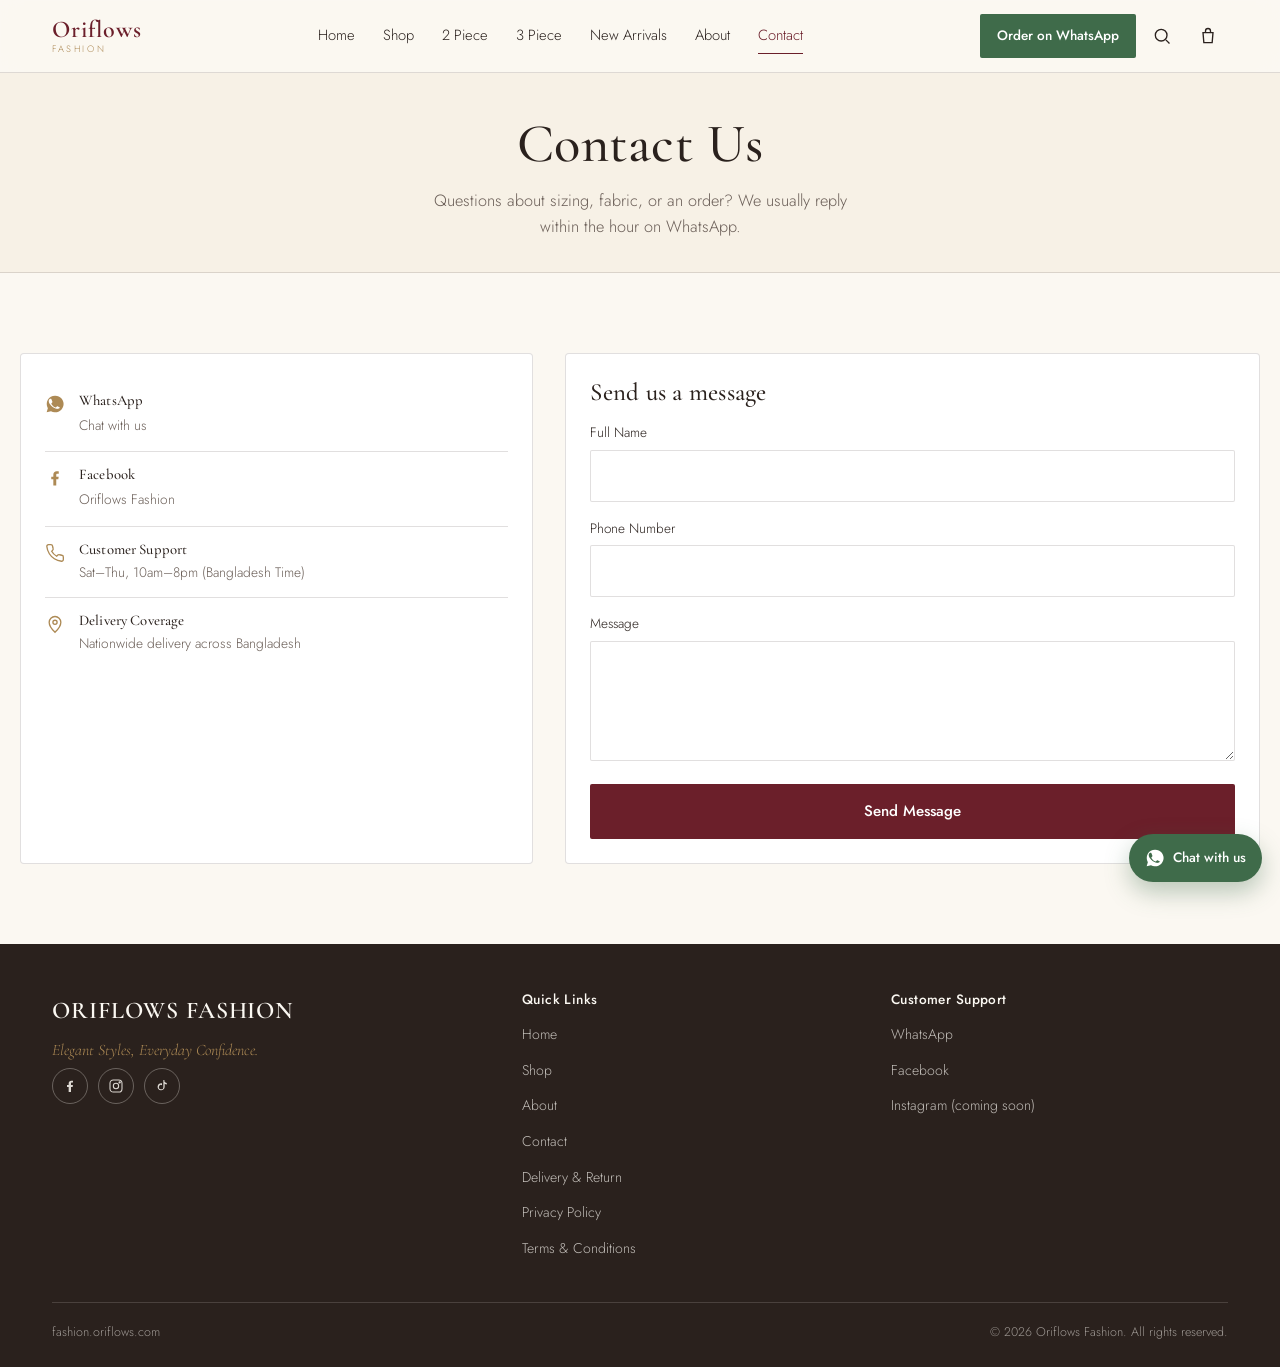
<file: contact.html>
<!DOCTYPE html>
<html lang="en">
<head>
<meta charset="UTF-8">
<meta name="viewport" content="width=device-width, initial-scale=1.0">
<title>Contact Us | Oriflows Fashion</title>
<meta name="description" content="Get in touch with Oriflows Fashion by WhatsApp, Facebook, or email. Nationwide delivery across Bangladesh, Cash on Delivery available.">
<link rel="canonical" href="https://fashion.oriflows.com/contact">
<link rel="icon" href="data:,">
<link rel="stylesheet" href="css/style.css">
<link rel="stylesheet" href="css/responsive.css">
</head>
<body>
<a class="skip-link" href="#main">Skip to content</a>

<header class="site-header">
  <div class="container nav">
    <a href="index.html" class="brand">
      <span class="brand-name">Oriflows</span>
      <span class="brand-sub">FASHION</span>
    </a>
    <nav class="nav-links" aria-label="Main navigation">
      <a href="index.html">Home</a>
      <a href="shop.html">Shop</a>
      <a href="shop.html?category=2%20Piece">2 Piece</a>
      <a href="shop.html?category=3%20Piece">3 Piece</a>
      <a href="shop.html#top">New Arrivals</a>
      <a href="about.html">About</a>
      <a href="contact.html" aria-current="page">Contact</a>
    </nav>
    <div class="nav-actions">
      <a href="#" class="btn btn-whatsapp btn-sm nav-whatsapp" target="_blank" rel="noopener" data-whatsapp-hero>Order on WhatsApp</a>
      <button type="button" class="icon-btn" data-search-open aria-label="Search products">
        <svg viewBox="0 0 24 24" fill="none" stroke="currentColor" stroke-width="1.6"><circle cx="11" cy="11" r="7"/><line x1="21" y1="21" x2="16.65" y2="16.65"/></svg>
      </button>
      <a href="cart.html" class="icon-btn" aria-label="View cart">
        <svg viewBox="0 0 24 24" fill="none" stroke="currentColor" stroke-width="1.6"><path d="M6 8h12l-1 12H7L6 8z"/><path d="M9 8V6a3 3 0 0 1 6 0v2"/></svg>
        <span class="cart-count" data-cart-count data-count="0">0</span>
      </a>
      <button type="button" class="hamburger" data-hamburger aria-label="Open menu" aria-expanded="false"><span></span></button>
    </div>
  </div>
</header>

<div class="mobile-menu" data-mobile-menu>
  <div class="mobile-menu-top">
    <span class="brand-name" style="color:var(--color-primary)">Oriflows</span>
    <button type="button" class="mobile-menu-close" data-mobile-menu-close aria-label="Close menu">&times;</button>
  </div>
  <ul class="mobile-menu-links">
    <li><a href="index.html">Home</a></li>
    <li><a href="shop.html">Shop</a></li>
    <li><a href="shop.html?category=2%20Piece">2 Piece</a></li>
    <li><a href="shop.html?category=3%20Piece">3 Piece</a></li>
    <li><a href="about.html">About</a></li>
    <li><a href="contact.html">Contact</a></li>
  </ul>
  <div class="mobile-menu-footer">
    <a href="cart.html" class="btn btn-outline btn-block">View Cart</a>
    <a href="#" class="btn btn-whatsapp btn-block" target="_blank" rel="noopener" data-whatsapp-hero>Order on WhatsApp</a>
  </div>
</div>

<div class="search-overlay" data-search-overlay>
  <div class="search-box">
    <form onsubmit="return false;">
      <input type="search" placeholder="Search dresses, colors, styles..." data-search-input aria-label="Search products">
      <button type="button" data-search-close aria-label="Close search">&times;</button>
    </form>
    <div class="search-results" data-search-results></div>
  </div>
</div>

<main id="main">
  <div class="page-header">
    <div class="container">
      <h1>Contact Us</h1>
      <p class="section-lede">Questions about sizing, fabric, or an order? We usually reply within the hour on WhatsApp.</p>
    </div>
  </div>

  <div class="container section">
    <div class="contact-grid">
      <div class="contact-card">
        <div class="contact-method">
          <svg viewBox="0 0 24 24" fill="currentColor"><path d="M12 2a10 10 0 0 0-8.6 15L2 22l5.2-1.4A10 10 0 1 0 12 2zm5.8 14.2c-.3.8-1.5 1.4-2.4 1.6-.6.1-1.4.2-4-.9-3.3-1.4-5.4-4.7-5.6-4.9-.2-.2-1.3-1.7-1.3-3.3s.8-2.3 1.1-2.6c.3-.3.6-.4.8-.4h.6c.2 0 .5 0 .7.6.3.8 1 2.6 1.1 2.8.1.2.2.4 0 .7-.1.3-.2.4-.4.6l-.6.6c-.2.2-.4.4-.2.8.2.4.9 1.6 2 2.5 1.4 1.2 2.5 1.6 2.9 1.8.4.2.6.1.8-.1l.9-1c.3-.3.5-.3.8-.2l2.3 1.1c.3.1.5.2.5.4.1.2.1 1-.2 1.8z"/></svg>
          <div>
            <h4>WhatsApp</h4>
            <a href="#" target="_blank" rel="noopener" data-whatsapp-hero>Chat with us</a>
          </div>
        </div>
        <div class="contact-method">
          <svg viewBox="0 0 24 24" fill="currentColor"><path d="M13.5 21v-7.5H16l.4-3H13.5V8.4c0-.9.2-1.5 1.6-1.5H16.5V4.2C16.2 4.1 15.2 4 14 4c-2.4 0-4 1.5-4 4.2V10.5H7.5v3H10V21z"/></svg>
          <div>
            <h4>Facebook</h4>
            <a href="https://www.facebook.com/profile.php?id=61594446824345" target="_blank" rel="noopener">Oriflows Fashion</a>
          </div>
        </div>
        <div class="contact-method">
          <svg viewBox="0 0 24 24" fill="none" stroke="currentColor" stroke-width="1.6"><path d="M22 16.9v3a2 2 0 0 1-2.2 2 19.8 19.8 0 0 1-8.6-3 19.5 19.5 0 0 1-6-6 19.8 19.8 0 0 1-3-8.7A2 2 0 0 1 4.1 2h3a2 2 0 0 1 2 1.7c.1.9.3 1.8.6 2.7a2 2 0 0 1-.4 2.1L8 9.9a16 16 0 0 0 6 6l1.4-1.4a2 2 0 0 1 2.1-.4c.9.3 1.8.5 2.7.6a2 2 0 0 1 1.8 2.1z"/></svg>
          <div>
            <h4>Customer Support</h4>
            <p>Sat–Thu, 10am–8pm (Bangladesh Time)</p>
          </div>
        </div>
        <div class="contact-method">
          <svg viewBox="0 0 24 24" fill="none" stroke="currentColor" stroke-width="1.6"><path d="M12 22s7-6.5 7-12a7 7 0 1 0-14 0c0 5.5 7 12 7 12z"/><circle cx="12" cy="10" r="2.5"/></svg>
          <div>
            <h4>Delivery Coverage</h4>
            <p>Nationwide delivery across Bangladesh</p>
          </div>
        </div>
      </div>

      <div class="contact-card">
        <h3 style="margin-bottom:16px;">Send us a message</h3>
        <form data-contact-form onsubmit="return false;">
          <div class="form-field">
            <label for="cf-name">Full Name</label>
            <input type="text" id="cf-name" required>
          </div>
          <div class="form-field">
            <label for="cf-phone">Phone Number</label>
            <input type="tel" id="cf-phone" required>
          </div>
          <div class="form-field">
            <label for="cf-message">Message</label>
            <textarea id="cf-message" required></textarea>
          </div>
          <button type="submit" class="btn btn-primary btn-block">Send Message</button>
          <p class="form-status" data-contact-status>This is a demo form — for a real inquiry, please message us on WhatsApp above. Connect this form to email or a CRM before launch.</p>
        </form>
      </div>
    </div>
  </div>
</main>

<footer class="site-footer">
  <div class="container">
    <div class="footer-grid">
      <div class="footer-brand">
        <span class="brand-name">ORIFLOWS FASHION</span>
        <p class="footer-tagline">Elegant Styles, Everyday Confidence.</p>
        <div class="footer-social">
          <a href="https://www.facebook.com/profile.php?id=61594446824345" target="_blank" rel="noopener" aria-label="Facebook"><svg viewBox="0 0 24 24" fill="currentColor"><path d="M13.5 21v-7.5H16l.4-3H13.5V8.4c0-.9.2-1.5 1.6-1.5H16.5V4.2C16.2 4.1 15.2 4 14 4c-2.4 0-4 1.5-4 4.2V10.5H7.5v3H10V21z"/></svg></a>
          <a href="#" target="_blank" rel="noopener" aria-label="Instagram"><svg viewBox="0 0 24 24" fill="none" stroke="currentColor" stroke-width="1.6"><rect x="3" y="3" width="18" height="18" rx="5"/><circle cx="12" cy="12" r="4"/><circle cx="17.5" cy="6.5" r="1"/></svg></a>
          <a href="#" target="_blank" rel="noopener" aria-label="TikTok"><svg viewBox="0 0 24 24" fill="currentColor"><path d="M14 3v10.7a3.3 3.3 0 1 1-2-3V8a5.3 5.3 0 1 0 4 5.1V8.8c.9.6 2 1 3.2 1V7.6c-2 0-3.6-1.5-3.6-3.4V3z"/></svg></a>
        </div>
      </div>
      <div class="footer-col">
        <h4>Quick Links</h4>
        <ul>
          <li><a href="index.html">Home</a></li>
          <li><a href="shop.html">Shop</a></li>
          <li><a href="about.html">About</a></li>
          <li><a href="contact.html">Contact</a></li>
          <li><a href="delivery.html">Delivery &amp; Return</a></li>
          <li><a href="privacy.html">Privacy Policy</a></li>
          <li><a href="terms.html">Terms &amp; Conditions</a></li>
        </ul>
      </div>
      <div class="footer-col">
        <h4>Customer Support</h4>
        <ul>
          <li><a href="#" target="_blank" rel="noopener" data-whatsapp-hero>WhatsApp</a></li>
          <li><a href="https://www.facebook.com/profile.php?id=61594446824345" target="_blank" rel="noopener">Facebook</a></li>
          <li><a href="#" target="_blank" rel="noopener">Instagram (coming soon)</a></li>
        </ul>
      </div>
    </div>
    <div class="footer-bottom">
      <span>fashion.oriflows.com</span>
      <span>&copy; 2026 Oriflows Fashion. All rights reserved.</span>
    </div>
  </div>
</footer>

<a href="#" class="whatsapp-float" target="_blank" rel="noopener" data-whatsapp-hero aria-label="Chat with us on WhatsApp">
  <svg viewBox="0 0 24 24" fill="currentColor"><path d="M12 2a10 10 0 0 0-8.6 15L2 22l5.2-1.4A10 10 0 1 0 12 2zm5.8 14.2c-.3.8-1.5 1.4-2.4 1.6-.6.1-1.4.2-4-.9-3.3-1.4-5.4-4.7-5.6-4.9-.2-.2-1.3-1.7-1.3-3.3s.8-2.3 1.1-2.6c.3-.3.6-.4.8-.4h.6c.2 0 .5 0 .7.6.3.8 1 2.6 1.1 2.8.1.2.2.4 0 .7-.1.3-.2.4-.4.6l-.6.6c-.2.2-.4.4-.2.8.2.4.9 1.6 2 2.5 1.4 1.2 2.5 1.6 2.9 1.8.4.2.6.1.8-.1l.9-1c.3-.3.5-.3.8-.2l2.3 1.1c.3.1.5.2.5.4.1.2.1 1-.2 1.8z"/></svg>
  <span>Chat with us</span>
</a>

<script src="js/app.js"></script>
<script src="js/cart.js"></script>
<script>
  document.querySelector('[data-contact-form]').addEventListener('submit', function () {
    document.querySelector('[data-contact-status]').classList.add('is-visible');
    Oriflows.showToast('Message noted — please also reach us on WhatsApp for a fast reply.');
  });
</script>
</body>
</html>
</file>
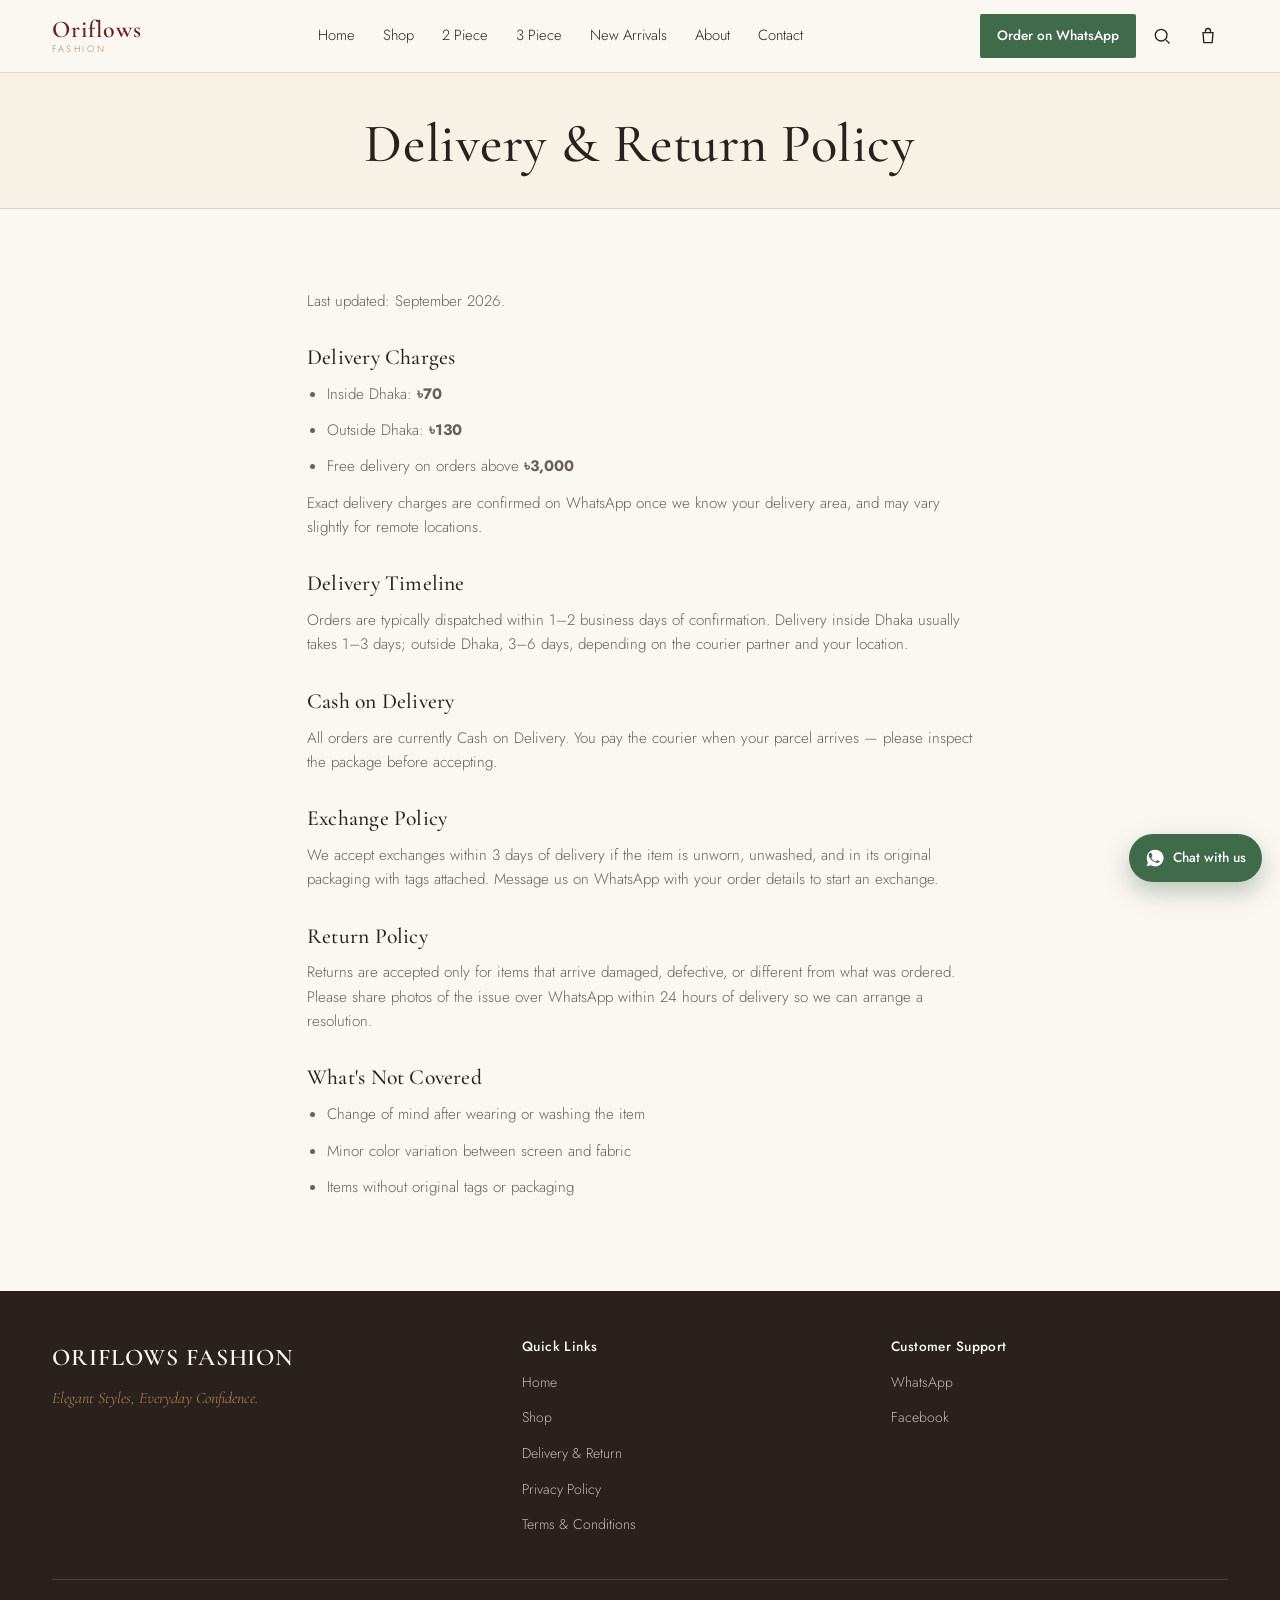
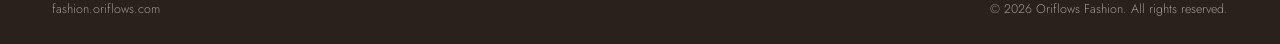
<file: delivery.html>
<!DOCTYPE html>
<html lang="en">
<head>
<meta charset="UTF-8">
<meta name="viewport" content="width=device-width, initial-scale=1.0">
<title>Delivery &amp; Return Policy | Oriflows Fashion</title>
<meta name="description" content="Delivery charges, timelines, and return/exchange policy for Oriflows Fashion orders across Bangladesh.">
<link rel="canonical" href="https://fashion.oriflows.com/delivery">
<link rel="icon" href="data:,">
<link rel="stylesheet" href="css/style.css">
<link rel="stylesheet" href="css/responsive.css">
</head>
<body>
<a class="skip-link" href="#main">Skip to content</a>

<header class="site-header">
  <div class="container nav">
    <a href="index.html" class="brand">
      <span class="brand-name">Oriflows</span>
      <span class="brand-sub">FASHION</span>
    </a>
    <nav class="nav-links" aria-label="Main navigation">
      <a href="index.html">Home</a>
      <a href="shop.html">Shop</a>
      <a href="shop.html?category=2%20Piece">2 Piece</a>
      <a href="shop.html?category=3%20Piece">3 Piece</a>
      <a href="shop.html#top">New Arrivals</a>
      <a href="about.html">About</a>
      <a href="contact.html">Contact</a>
    </nav>
    <div class="nav-actions">
      <a href="#" class="btn btn-whatsapp btn-sm nav-whatsapp" target="_blank" rel="noopener" data-whatsapp-hero>Order on WhatsApp</a>
      <button type="button" class="icon-btn" data-search-open aria-label="Search products">
        <svg viewBox="0 0 24 24" fill="none" stroke="currentColor" stroke-width="1.6"><circle cx="11" cy="11" r="7"/><line x1="21" y1="21" x2="16.65" y2="16.65"/></svg>
      </button>
      <a href="cart.html" class="icon-btn" aria-label="View cart">
        <svg viewBox="0 0 24 24" fill="none" stroke="currentColor" stroke-width="1.6"><path d="M6 8h12l-1 12H7L6 8z"/><path d="M9 8V6a3 3 0 0 1 6 0v2"/></svg>
        <span class="cart-count" data-cart-count data-count="0">0</span>
      </a>
      <button type="button" class="hamburger" data-hamburger aria-label="Open menu" aria-expanded="false"><span></span></button>
    </div>
  </div>
</header>

<div class="mobile-menu" data-mobile-menu>
  <div class="mobile-menu-top">
    <span class="brand-name" style="color:var(--color-primary)">Oriflows</span>
    <button type="button" class="mobile-menu-close" data-mobile-menu-close aria-label="Close menu">&times;</button>
  </div>
  <ul class="mobile-menu-links">
    <li><a href="index.html">Home</a></li>
    <li><a href="shop.html">Shop</a></li>
    <li><a href="about.html">About</a></li>
    <li><a href="contact.html">Contact</a></li>
  </ul>
  <div class="mobile-menu-footer">
    <a href="cart.html" class="btn btn-outline btn-block">View Cart</a>
    <a href="#" class="btn btn-whatsapp btn-block" target="_blank" rel="noopener" data-whatsapp-hero>Order on WhatsApp</a>
  </div>
</div>

<div class="search-overlay" data-search-overlay>
  <div class="search-box">
    <form onsubmit="return false;">
      <input type="search" placeholder="Search dresses, colors, styles..." data-search-input aria-label="Search products">
      <button type="button" data-search-close aria-label="Close search">&times;</button>
    </form>
    <div class="search-results" data-search-results></div>
  </div>
</div>

<main id="main">
  <div class="page-header">
    <div class="container"><h1>Delivery &amp; Return Policy</h1></div>
  </div>

  <div class="container section policy-content">
    <p class="policy-updated">Last updated: September 2026.</p>

    <h2>Delivery Charges</h2>
    <ul>
      <li>Inside Dhaka: <strong data-delivery-dhaka>৳70</strong></li>
      <li>Outside Dhaka: <strong data-delivery-outside>৳130</strong></li>
      <li>Free delivery on orders above <strong data-delivery-threshold>৳3,000</strong></li>
    </ul>
    <p>Exact delivery charges are confirmed on WhatsApp once we know your delivery area, and may vary slightly for remote locations.</p>

    <h2>Delivery Timeline</h2>
    <p>Orders are typically dispatched within 1–2 business days of confirmation. Delivery inside Dhaka usually takes 1–3 days; outside Dhaka, 3–6 days, depending on the courier partner and your location.</p>

    <h2>Cash on Delivery</h2>
    <p>All orders are currently Cash on Delivery. You pay the courier when your parcel arrives — please inspect the package before accepting.</p>

    <h2>Exchange Policy</h2>
    <p>We accept exchanges within 3 days of delivery if the item is unworn, unwashed, and in its original packaging with tags attached. Message us on WhatsApp with your order details to start an exchange.</p>

    <h2>Return Policy</h2>
    <p>Returns are accepted only for items that arrive damaged, defective, or different from what was ordered. Please share photos of the issue over WhatsApp within 24 hours of delivery so we can arrange a resolution.</p>

    <h2>What's Not Covered</h2>
    <ul>
      <li>Change of mind after wearing or washing the item</li>
      <li>Minor color variation between screen and fabric</li>
      <li>Items without original tags or packaging</li>
    </ul>
  </div>
</main>

<footer class="site-footer">
  <div class="container">
    <div class="footer-grid">
      <div class="footer-brand">
        <span class="brand-name">ORIFLOWS FASHION</span>
        <p class="footer-tagline">Elegant Styles, Everyday Confidence.</p>
      </div>
      <div class="footer-col">
        <h4>Quick Links</h4>
        <ul>
          <li><a href="index.html">Home</a></li>
          <li><a href="shop.html">Shop</a></li>
          <li><a href="delivery.html">Delivery &amp; Return</a></li>
          <li><a href="privacy.html">Privacy Policy</a></li>
          <li><a href="terms.html">Terms &amp; Conditions</a></li>
        </ul>
      </div>
      <div class="footer-col">
        <h4>Customer Support</h4>
        <ul>
          <li><a href="#" target="_blank" rel="noopener" data-whatsapp-hero>WhatsApp</a></li>
          <li><a href="https://www.facebook.com/profile.php?id=61594446824345" target="_blank" rel="noopener">Facebook</a></li>
        </ul>
      </div>
    </div>
    <div class="footer-bottom">
      <span>fashion.oriflows.com</span>
      <span>&copy; 2026 Oriflows Fashion. All rights reserved.</span>
    </div>
  </div>
</footer>

<a href="#" class="whatsapp-float" target="_blank" rel="noopener" data-whatsapp-hero aria-label="Chat with us on WhatsApp">
  <svg viewBox="0 0 24 24" fill="currentColor"><path d="M12 2a10 10 0 0 0-8.6 15L2 22l5.2-1.4A10 10 0 1 0 12 2zm5.8 14.2c-.3.8-1.5 1.4-2.4 1.6-.6.1-1.4.2-4-.9-3.3-1.4-5.4-4.7-5.6-4.9-.2-.2-1.3-1.7-1.3-3.3s.8-2.3 1.1-2.6c.3-.3.6-.4.8-.4h.6c.2 0 .5 0 .7.6.3.8 1 2.6 1.1 2.8.1.2.2.4 0 .7-.1.3-.2.4-.4.6l-.6.6c-.2.2-.4.4-.2.8.2.4.9 1.6 2 2.5 1.4 1.2 2.5 1.6 2.9 1.8.4.2.6.1.8-.1l.9-1c.3-.3.5-.3.8-.2l2.3 1.1c.3.1.5.2.5.4.1.2.1 1-.2 1.8z"/></svg>
  <span>Chat with us</span>
</a>

<script src="js/app.js"></script>
<script src="js/cart.js"></script>
<script>
  document.addEventListener('DOMContentLoaded', function () {
    const cfg = window.ORIFLOWS_CONFIG;
    document.querySelector('[data-delivery-dhaka]').textContent = Oriflows.formatPrice(cfg.DELIVERY_CHARGE_DHAKA);
    document.querySelector('[data-delivery-outside]').textContent = Oriflows.formatPrice(cfg.DELIVERY_CHARGE_OUTSIDE_DHAKA);
    document.querySelector('[data-delivery-threshold]').textContent = Oriflows.formatPrice(cfg.FREE_DELIVERY_THRESHOLD);
  });
</script>
</body>
</html>
</file>
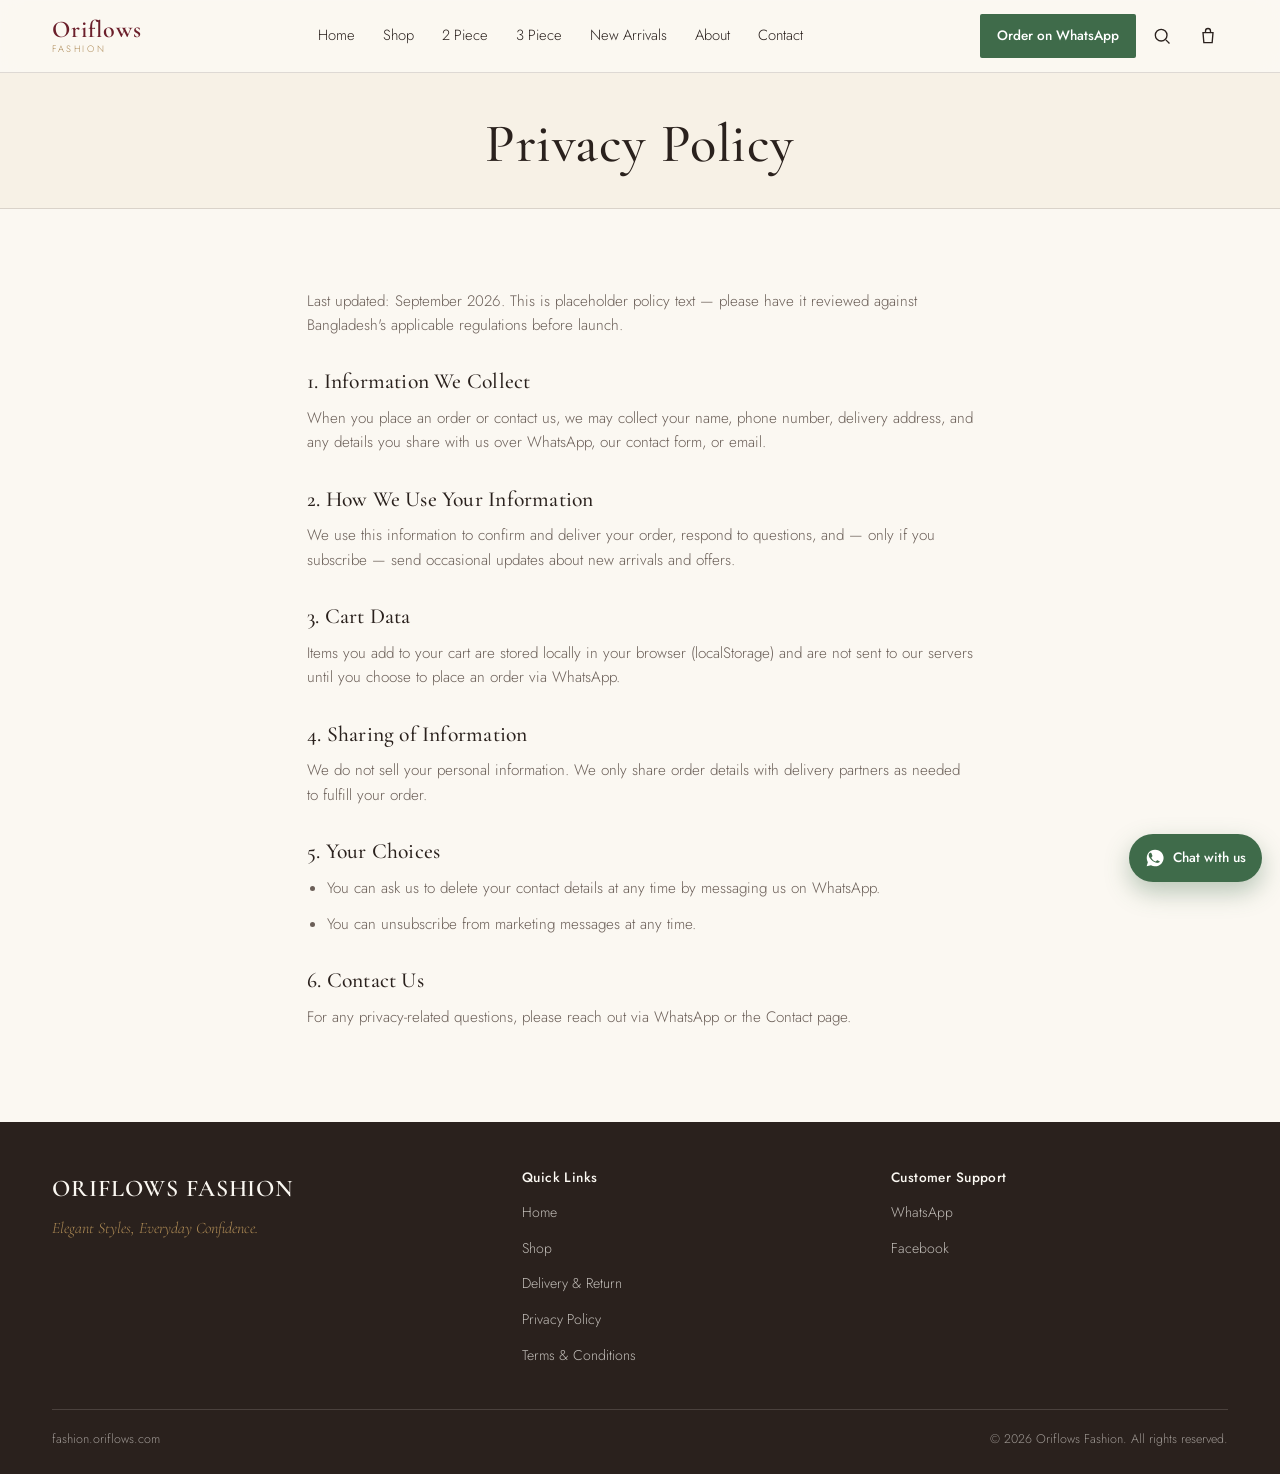
<file: privacy.html>
<!DOCTYPE html>
<html lang="en">
<head>
<meta charset="UTF-8">
<meta name="viewport" content="width=device-width, initial-scale=1.0">
<title>Privacy Policy | Oriflows Fashion</title>
<meta name="description" content="How Oriflows Fashion collects, uses, and protects your information.">
<link rel="canonical" href="https://fashion.oriflows.com/privacy">
<link rel="icon" href="data:,">
<link rel="stylesheet" href="css/style.css">
<link rel="stylesheet" href="css/responsive.css">
</head>
<body>
<a class="skip-link" href="#main">Skip to content</a>

<header class="site-header">
  <div class="container nav">
    <a href="index.html" class="brand">
      <span class="brand-name">Oriflows</span>
      <span class="brand-sub">FASHION</span>
    </a>
    <nav class="nav-links" aria-label="Main navigation">
      <a href="index.html">Home</a>
      <a href="shop.html">Shop</a>
      <a href="shop.html?category=2%20Piece">2 Piece</a>
      <a href="shop.html?category=3%20Piece">3 Piece</a>
      <a href="shop.html#top">New Arrivals</a>
      <a href="about.html">About</a>
      <a href="contact.html">Contact</a>
    </nav>
    <div class="nav-actions">
      <a href="#" class="btn btn-whatsapp btn-sm nav-whatsapp" target="_blank" rel="noopener" data-whatsapp-hero>Order on WhatsApp</a>
      <button type="button" class="icon-btn" data-search-open aria-label="Search products">
        <svg viewBox="0 0 24 24" fill="none" stroke="currentColor" stroke-width="1.6"><circle cx="11" cy="11" r="7"/><line x1="21" y1="21" x2="16.65" y2="16.65"/></svg>
      </button>
      <a href="cart.html" class="icon-btn" aria-label="View cart">
        <svg viewBox="0 0 24 24" fill="none" stroke="currentColor" stroke-width="1.6"><path d="M6 8h12l-1 12H7L6 8z"/><path d="M9 8V6a3 3 0 0 1 6 0v2"/></svg>
        <span class="cart-count" data-cart-count data-count="0">0</span>
      </a>
      <button type="button" class="hamburger" data-hamburger aria-label="Open menu" aria-expanded="false"><span></span></button>
    </div>
  </div>
</header>

<div class="mobile-menu" data-mobile-menu>
  <div class="mobile-menu-top">
    <span class="brand-name" style="color:var(--color-primary)">Oriflows</span>
    <button type="button" class="mobile-menu-close" data-mobile-menu-close aria-label="Close menu">&times;</button>
  </div>
  <ul class="mobile-menu-links">
    <li><a href="index.html">Home</a></li>
    <li><a href="shop.html">Shop</a></li>
    <li><a href="about.html">About</a></li>
    <li><a href="contact.html">Contact</a></li>
  </ul>
  <div class="mobile-menu-footer">
    <a href="cart.html" class="btn btn-outline btn-block">View Cart</a>
    <a href="#" class="btn btn-whatsapp btn-block" target="_blank" rel="noopener" data-whatsapp-hero>Order on WhatsApp</a>
  </div>
</div>

<div class="search-overlay" data-search-overlay>
  <div class="search-box">
    <form onsubmit="return false;">
      <input type="search" placeholder="Search dresses, colors, styles..." data-search-input aria-label="Search products">
      <button type="button" data-search-close aria-label="Close search">&times;</button>
    </form>
    <div class="search-results" data-search-results></div>
  </div>
</div>

<main id="main">
  <div class="page-header">
    <div class="container"><h1>Privacy Policy</h1></div>
  </div>

  <div class="container section policy-content">
    <p class="policy-updated">Last updated: September 2026. This is placeholder policy text — please have it reviewed against Bangladesh's applicable regulations before launch.</p>

    <h2>1. Information We Collect</h2>
    <p>When you place an order or contact us, we may collect your name, phone number, delivery address, and any details you share with us over WhatsApp, our contact form, or email.</p>

    <h2>2. How We Use Your Information</h2>
    <p>We use this information to confirm and deliver your order, respond to questions, and — only if you subscribe — send occasional updates about new arrivals and offers.</p>

    <h2>3. Cart Data</h2>
    <p>Items you add to your cart are stored locally in your browser (localStorage) and are not sent to our servers until you choose to place an order via WhatsApp.</p>

    <h2>4. Sharing of Information</h2>
    <p>We do not sell your personal information. We only share order details with delivery partners as needed to fulfill your order.</p>

    <h2>5. Your Choices</h2>
    <ul>
      <li>You can ask us to delete your contact details at any time by messaging us on WhatsApp.</li>
      <li>You can unsubscribe from marketing messages at any time.</li>
    </ul>

    <h2>6. Contact Us</h2>
    <p>For any privacy-related questions, please reach out via WhatsApp or the <a href="contact.html">Contact page</a>.</p>
  </div>
</main>

<footer class="site-footer">
  <div class="container">
    <div class="footer-grid">
      <div class="footer-brand">
        <span class="brand-name">ORIFLOWS FASHION</span>
        <p class="footer-tagline">Elegant Styles, Everyday Confidence.</p>
      </div>
      <div class="footer-col">
        <h4>Quick Links</h4>
        <ul>
          <li><a href="index.html">Home</a></li>
          <li><a href="shop.html">Shop</a></li>
          <li><a href="delivery.html">Delivery &amp; Return</a></li>
          <li><a href="privacy.html">Privacy Policy</a></li>
          <li><a href="terms.html">Terms &amp; Conditions</a></li>
        </ul>
      </div>
      <div class="footer-col">
        <h4>Customer Support</h4>
        <ul>
          <li><a href="#" target="_blank" rel="noopener" data-whatsapp-hero>WhatsApp</a></li>
          <li><a href="https://www.facebook.com/profile.php?id=61594446824345" target="_blank" rel="noopener">Facebook</a></li>
        </ul>
      </div>
    </div>
    <div class="footer-bottom">
      <span>fashion.oriflows.com</span>
      <span>&copy; 2026 Oriflows Fashion. All rights reserved.</span>
    </div>
  </div>
</footer>

<a href="#" class="whatsapp-float" target="_blank" rel="noopener" data-whatsapp-hero aria-label="Chat with us on WhatsApp">
  <svg viewBox="0 0 24 24" fill="currentColor"><path d="M12 2a10 10 0 0 0-8.6 15L2 22l5.2-1.4A10 10 0 1 0 12 2zm5.8 14.2c-.3.8-1.5 1.4-2.4 1.6-.6.1-1.4.2-4-.9-3.3-1.4-5.4-4.7-5.6-4.9-.2-.2-1.3-1.7-1.3-3.3s.8-2.3 1.1-2.6c.3-.3.6-.4.8-.4h.6c.2 0 .5 0 .7.6.3.8 1 2.6 1.1 2.8.1.2.2.4 0 .7-.1.3-.2.4-.4.6l-.6.6c-.2.2-.4.4-.2.8.2.4.9 1.6 2 2.5 1.4 1.2 2.5 1.6 2.9 1.8.4.2.6.1.8-.1l.9-1c.3-.3.5-.3.8-.2l2.3 1.1c.3.1.5.2.5.4.1.2.1 1-.2 1.8z"/></svg>
  <span>Chat with us</span>
</a>

<script src="js/app.js"></script>
<script src="js/cart.js"></script>
</body>
</html>
</file>
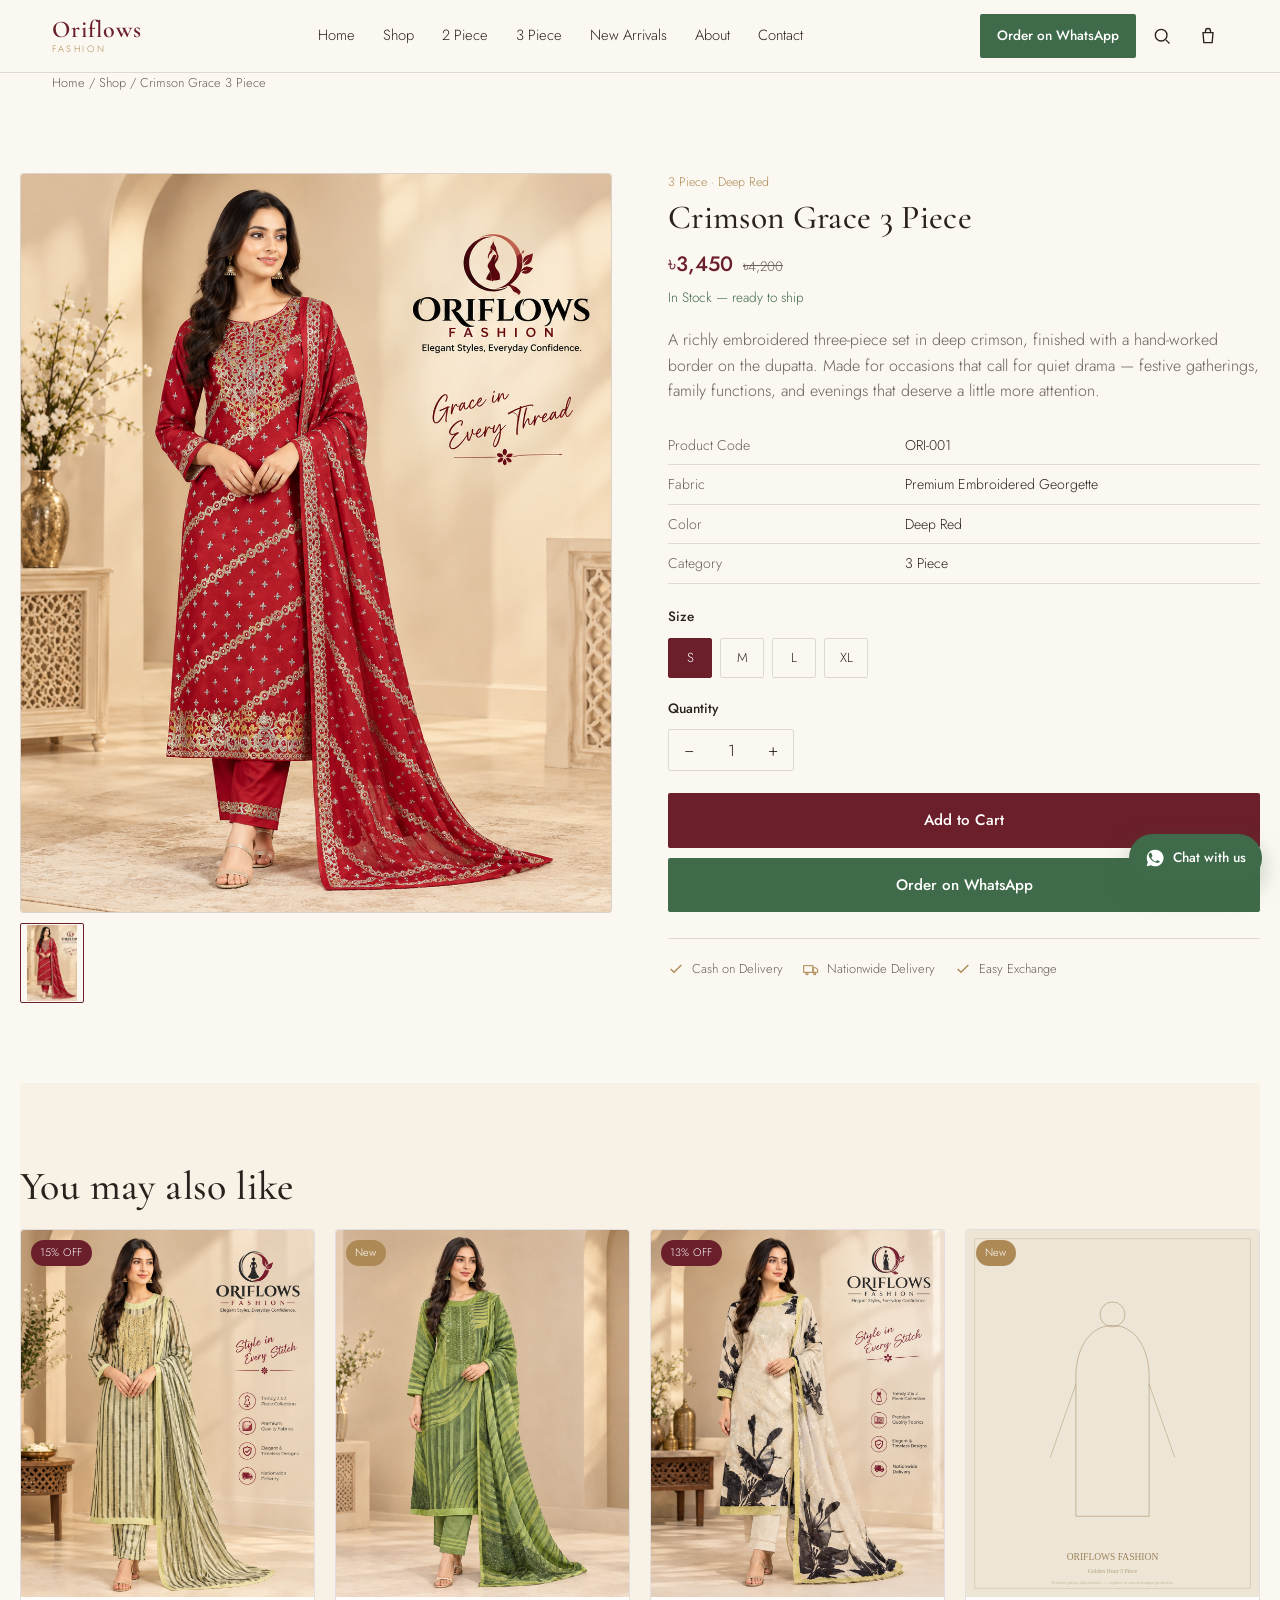
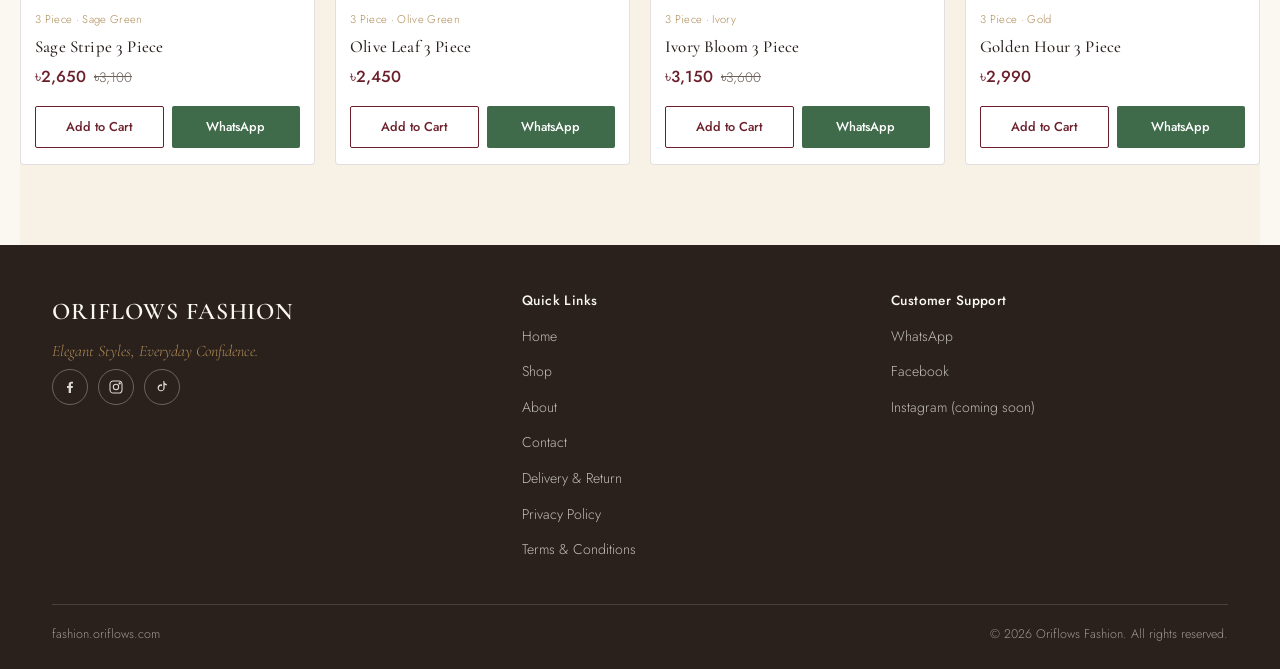
<file: product.html>
<!DOCTYPE html>
<html lang="en">
<head>
<meta charset="UTF-8">
<meta name="viewport" content="width=device-width, initial-scale=1.0">
<title>Product | Oriflows Fashion</title>
<meta name="description" content="Premium 2 & 3 piece women's fashion from Oriflows Fashion.">
<link rel="canonical" href="https://fashion.oriflows.com/product.html">
<link rel="icon" href="data:,">
<link rel="stylesheet" href="css/style.css">
<link rel="stylesheet" href="css/responsive.css">
</head>
<body>
<a class="skip-link" href="#main">Skip to content</a>

<header class="site-header">
  <div class="container nav">
    <a href="index.html" class="brand">
      <span class="brand-name">Oriflows</span>
      <span class="brand-sub">FASHION</span>
    </a>
    <nav class="nav-links" aria-label="Main navigation">
      <a href="index.html">Home</a>
      <a href="shop.html">Shop</a>
      <a href="shop.html?category=2%20Piece">2 Piece</a>
      <a href="shop.html?category=3%20Piece">3 Piece</a>
      <a href="shop.html#top">New Arrivals</a>
      <a href="about.html">About</a>
      <a href="contact.html">Contact</a>
    </nav>
    <div class="nav-actions">
      <a href="#" class="btn btn-whatsapp btn-sm nav-whatsapp" target="_blank" rel="noopener" data-whatsapp-hero>Order on WhatsApp</a>
      <button type="button" class="icon-btn" data-search-open aria-label="Search products">
        <svg viewBox="0 0 24 24" fill="none" stroke="currentColor" stroke-width="1.6"><circle cx="11" cy="11" r="7"/><line x1="21" y1="21" x2="16.65" y2="16.65"/></svg>
      </button>
      <a href="cart.html" class="icon-btn" aria-label="View cart">
        <svg viewBox="0 0 24 24" fill="none" stroke="currentColor" stroke-width="1.6"><path d="M6 8h12l-1 12H7L6 8z"/><path d="M9 8V6a3 3 0 0 1 6 0v2"/></svg>
        <span class="cart-count" data-cart-count data-count="0">0</span>
      </a>
      <button type="button" class="hamburger" data-hamburger aria-label="Open menu" aria-expanded="false"><span></span></button>
    </div>
  </div>
</header>

<div class="mobile-menu" data-mobile-menu>
  <div class="mobile-menu-top">
    <span class="brand-name" style="color:var(--color-primary)">Oriflows</span>
    <button type="button" class="mobile-menu-close" data-mobile-menu-close aria-label="Close menu">&times;</button>
  </div>
  <ul class="mobile-menu-links">
    <li><a href="index.html">Home</a></li>
    <li><a href="shop.html">Shop</a></li>
    <li><a href="shop.html?category=2%20Piece">2 Piece</a></li>
    <li><a href="shop.html?category=3%20Piece">3 Piece</a></li>
    <li><a href="about.html">About</a></li>
    <li><a href="contact.html">Contact</a></li>
  </ul>
  <div class="mobile-menu-footer">
    <a href="cart.html" class="btn btn-outline btn-block">View Cart</a>
    <a href="#" class="btn btn-whatsapp btn-block" target="_blank" rel="noopener" data-whatsapp-hero>Order on WhatsApp</a>
  </div>
</div>

<div class="search-overlay" data-search-overlay>
  <div class="search-box">
    <form onsubmit="return false;">
      <input type="search" placeholder="Search dresses, colors, styles..." data-search-input aria-label="Search products">
      <button type="button" data-search-close aria-label="Close search">&times;</button>
    </form>
    <div class="search-results" data-search-results></div>
  </div>
</div>

<main id="main" data-pdp-root>
  <nav class="breadcrumb container" aria-label="Breadcrumb">
    <a href="index.html">Home</a> / <a href="shop.html">Shop</a> / <span data-pdp-breadcrumb>Product</span>
  </nav>

  <div class="container section">
    <div class="pdp-grid">
      <div class="pdp-gallery">
        <div class="pdp-gallery-main">
          <img data-pdp-main-image src="" alt="Product photo">
        </div>
        <div class="pdp-gallery-thumbs" data-pdp-thumbs></div>
      </div>

      <div class="pdp-info">
        <p class="pdp-info-category" data-pdp-category></p>
        <h1 data-pdp-name>Loading…</h1>
        <div class="pdp-price">
          <span class="price-current" data-pdp-price></span>
          <span class="price-old" data-pdp-old-price style="display:none;"></span>
        </div>
        <p class="pdp-stock" data-pdp-stock></p>
        <p class="pdp-desc" data-pdp-desc></p>

        <table class="pdp-meta-table">
          <tr><td>Product Code</td><td data-pdp-code></td></tr>
          <tr><td>Fabric</td><td data-pdp-fabric></td></tr>
          <tr><td>Color</td><td data-pdp-color></td></tr>
          <tr><td>Category</td><td data-pdp-category-cell></td></tr>
        </table>

        <div class="option-group">
          <p class="option-label">Size</p>
          <div class="size-row" data-pdp-sizes></div>
        </div>

        <div class="option-group">
          <p class="option-label">Quantity</p>
          <div class="qty-row">
            <button type="button" data-qty-minus aria-label="Decrease quantity">&minus;</button>
            <input type="text" value="1" data-pdp-qty readonly aria-label="Quantity">
            <button type="button" data-qty-plus aria-label="Increase quantity">+</button>
          </div>
        </div>

        <div class="pdp-actions">
          <button type="button" class="btn btn-primary btn-block" data-pdp-add-cart>Add to Cart</button>
          <a href="#" class="btn btn-whatsapp btn-block" target="_blank" rel="noopener" data-pdp-whatsapp>Order on WhatsApp</a>
        </div>

        <div class="trust-row">
          <span class="trust-item"><svg viewBox="0 0 24 24" fill="none" stroke="currentColor" stroke-width="2"><polyline points="20 6 9 17 4 12"/></svg> Cash on Delivery</span>
          <span class="trust-item"><svg viewBox="0 0 24 24" fill="none" stroke="currentColor" stroke-width="1.6"><rect x="1" y="7" width="14" height="10"/><path d="M15 10h4l3 3v4h-7z"/><circle cx="6" cy="19" r="1.6"/><circle cx="17.5" cy="19" r="1.6"/></svg> Nationwide Delivery</span>
          <span class="trust-item"><svg viewBox="0 0 24 24" fill="none" stroke="currentColor" stroke-width="2"><polyline points="20 6 9 17 4 12"/></svg> Easy Exchange</span>
        </div>
      </div>
    </div>
  </div>

  <div class="container section section-alt">
    <h2 class="related-title">You may also like</h2>
    <div class="grid" data-related-products></div>
  </div>
</main>

<footer class="site-footer">
  <div class="container">
    <div class="footer-grid">
      <div class="footer-brand">
        <span class="brand-name">ORIFLOWS FASHION</span>
        <p class="footer-tagline">Elegant Styles, Everyday Confidence.</p>
        <div class="footer-social">
          <a href="https://www.facebook.com/profile.php?id=61594446824345" target="_blank" rel="noopener" aria-label="Facebook"><svg viewBox="0 0 24 24" fill="currentColor"><path d="M13.5 21v-7.5H16l.4-3H13.5V8.4c0-.9.2-1.5 1.6-1.5H16.5V4.2C16.2 4.1 15.2 4 14 4c-2.4 0-4 1.5-4 4.2V10.5H7.5v3H10V21z"/></svg></a>
          <a href="#" target="_blank" rel="noopener" aria-label="Instagram"><svg viewBox="0 0 24 24" fill="none" stroke="currentColor" stroke-width="1.6"><rect x="3" y="3" width="18" height="18" rx="5"/><circle cx="12" cy="12" r="4"/><circle cx="17.5" cy="6.5" r="1"/></svg></a>
          <a href="#" target="_blank" rel="noopener" aria-label="TikTok"><svg viewBox="0 0 24 24" fill="currentColor"><path d="M14 3v10.7a3.3 3.3 0 1 1-2-3V8a5.3 5.3 0 1 0 4 5.1V8.8c.9.6 2 1 3.2 1V7.6c-2 0-3.6-1.5-3.6-3.4V3z"/></svg></a>
        </div>
      </div>
      <div class="footer-col">
        <h4>Quick Links</h4>
        <ul>
          <li><a href="index.html">Home</a></li>
          <li><a href="shop.html">Shop</a></li>
          <li><a href="about.html">About</a></li>
          <li><a href="contact.html">Contact</a></li>
          <li><a href="delivery.html">Delivery &amp; Return</a></li>
          <li><a href="privacy.html">Privacy Policy</a></li>
          <li><a href="terms.html">Terms &amp; Conditions</a></li>
        </ul>
      </div>
      <div class="footer-col">
        <h4>Customer Support</h4>
        <ul>
          <li><a href="#" target="_blank" rel="noopener" data-whatsapp-hero>WhatsApp</a></li>
          <li><a href="https://www.facebook.com/profile.php?id=61594446824345" target="_blank" rel="noopener">Facebook</a></li>
          <li><a href="#" target="_blank" rel="noopener">Instagram (coming soon)</a></li>
        </ul>
      </div>
    </div>
    <div class="footer-bottom">
      <span>fashion.oriflows.com</span>
      <span>&copy; 2026 Oriflows Fashion. All rights reserved.</span>
    </div>
  </div>
</footer>

<a href="#" class="whatsapp-float" target="_blank" rel="noopener" data-whatsapp-hero aria-label="Chat with us on WhatsApp">
  <svg viewBox="0 0 24 24" fill="currentColor"><path d="M12 2a10 10 0 0 0-8.6 15L2 22l5.2-1.4A10 10 0 1 0 12 2zm5.8 14.2c-.3.8-1.5 1.4-2.4 1.6-.6.1-1.4.2-4-.9-3.3-1.4-5.4-4.7-5.6-4.9-.2-.2-1.3-1.7-1.3-3.3s.8-2.3 1.1-2.6c.3-.3.6-.4.8-.4h.6c.2 0 .5 0 .7.6.3.8 1 2.6 1.1 2.8.1.2.2.4 0 .7-.1.3-.2.4-.4.6l-.6.6c-.2.2-.4.4-.2.8.2.4.9 1.6 2 2.5 1.4 1.2 2.5 1.6 2.9 1.8.4.2.6.1.8-.1l.9-1c.3-.3.5-.3.8-.2l2.3 1.1c.3.1.5.2.5.4.1.2.1 1-.2 1.8z"/></svg>
  <span>Chat with us</span>
</a>

<script src="js/app.js"></script>
<script src="js/cart.js"></script>
<script src="js/products.js"></script>
</body>
</html>
</file>
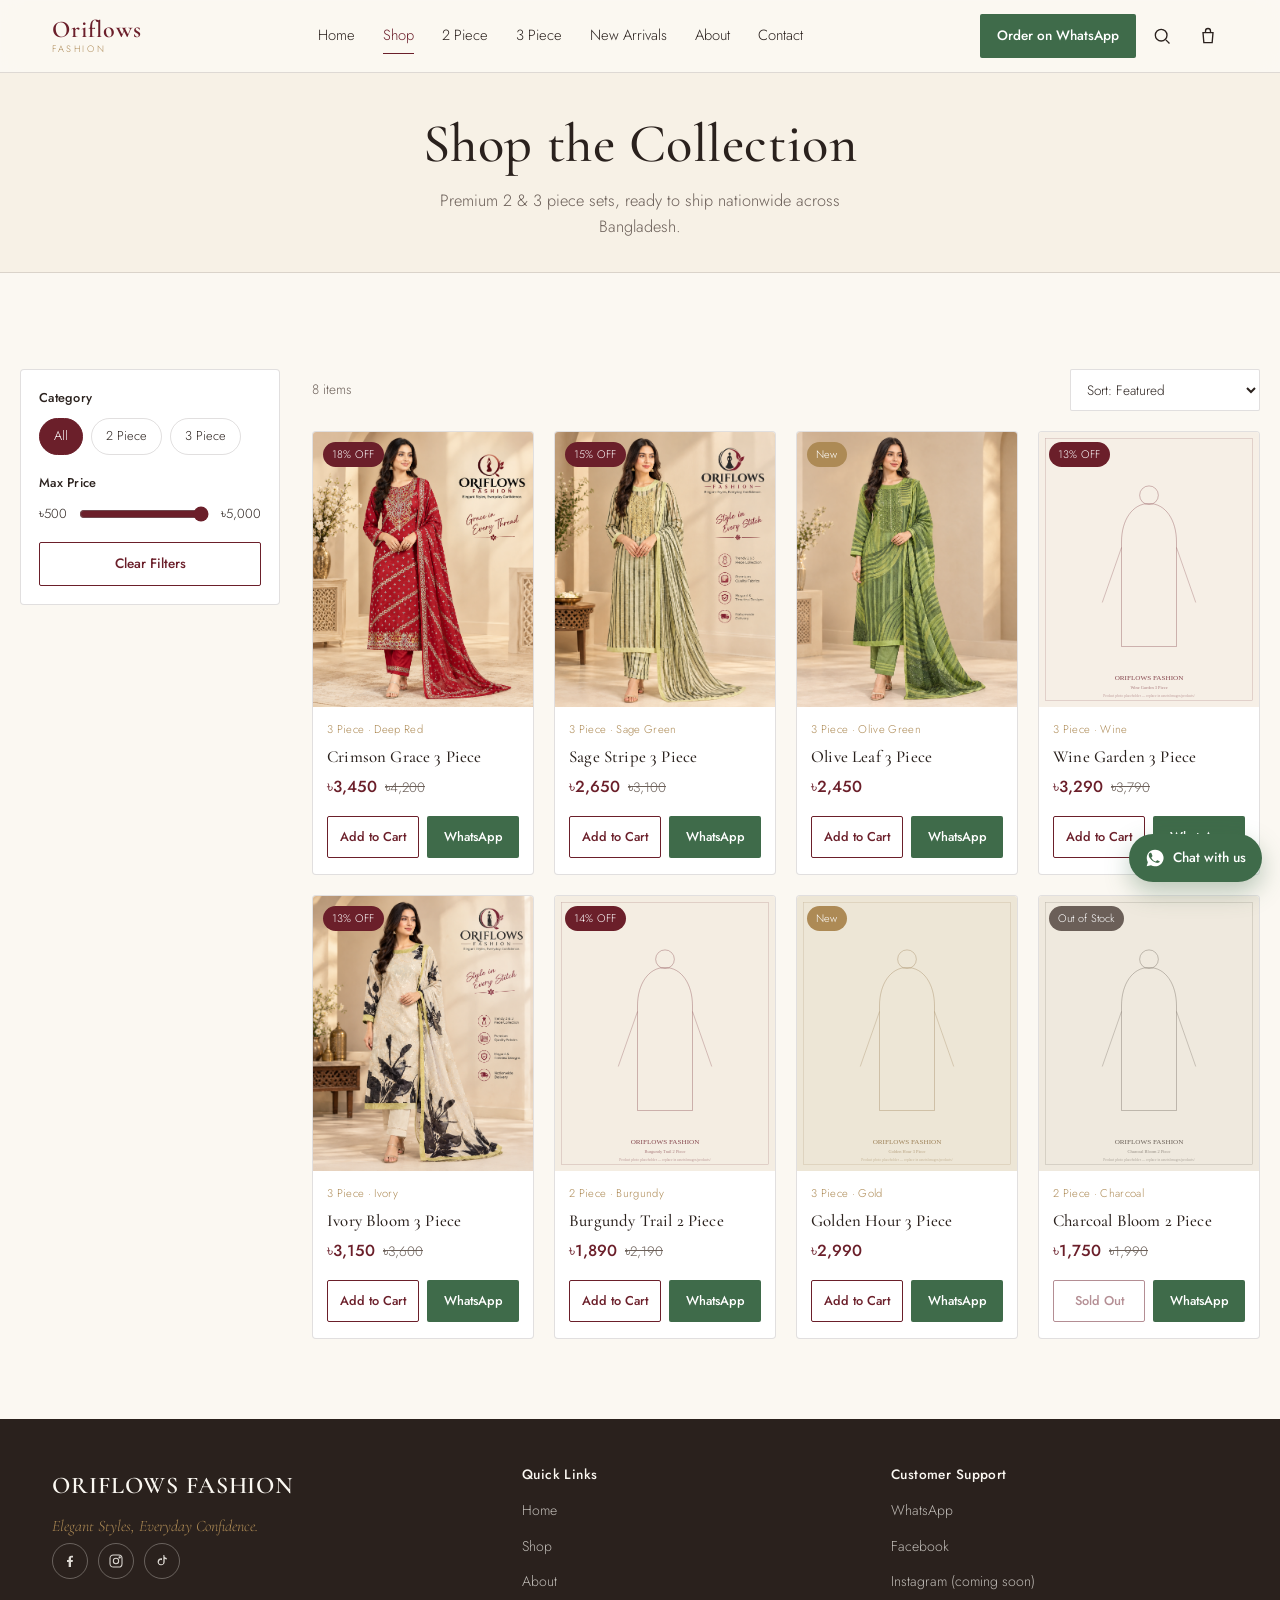
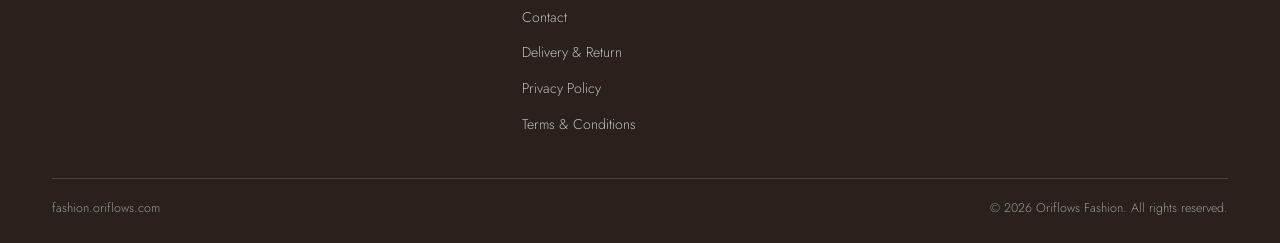
<file: shop.html>
<!DOCTYPE html>
<html lang="en">
<head>
<meta charset="UTF-8">
<meta name="viewport" content="width=device-width, initial-scale=1.0">
<title>Shop All Collections | Oriflows Fashion</title>
<meta name="description" content="Browse the full Oriflows Fashion collection of premium 2 & 3 piece women's outfits. Filter by category and price, with nationwide delivery across Bangladesh.">
<link rel="canonical" href="https://fashion.oriflows.com/shop">
<link rel="icon" href="data:,">
<link rel="stylesheet" href="css/style.css">
<link rel="stylesheet" href="css/responsive.css">
</head>
<body>
<a class="skip-link" href="#main">Skip to content</a>

<header class="site-header">
  <div class="container nav">
    <a href="index.html" class="brand">
      <span class="brand-name">Oriflows</span>
      <span class="brand-sub">FASHION</span>
    </a>
    <nav class="nav-links" aria-label="Main navigation">
      <a href="index.html">Home</a>
      <a href="shop.html" aria-current="page">Shop</a>
      <a href="shop.html?category=2%20Piece">2 Piece</a>
      <a href="shop.html?category=3%20Piece">3 Piece</a>
      <a href="shop.html#top">New Arrivals</a>
      <a href="about.html">About</a>
      <a href="contact.html">Contact</a>
    </nav>
    <div class="nav-actions">
      <a href="#" class="btn btn-whatsapp btn-sm nav-whatsapp" target="_blank" rel="noopener" data-whatsapp-hero>Order on WhatsApp</a>
      <button type="button" class="icon-btn" data-search-open aria-label="Search products">
        <svg viewBox="0 0 24 24" fill="none" stroke="currentColor" stroke-width="1.6"><circle cx="11" cy="11" r="7"/><line x1="21" y1="21" x2="16.65" y2="16.65"/></svg>
      </button>
      <a href="cart.html" class="icon-btn" aria-label="View cart">
        <svg viewBox="0 0 24 24" fill="none" stroke="currentColor" stroke-width="1.6"><path d="M6 8h12l-1 12H7L6 8z"/><path d="M9 8V6a3 3 0 0 1 6 0v2"/></svg>
        <span class="cart-count" data-cart-count data-count="0">0</span>
      </a>
      <button type="button" class="hamburger" data-hamburger aria-label="Open menu" aria-expanded="false"><span></span></button>
    </div>
  </div>
</header>

<div class="mobile-menu" data-mobile-menu>
  <div class="mobile-menu-top">
    <span class="brand-name" style="color:var(--color-primary)">Oriflows</span>
    <button type="button" class="mobile-menu-close" data-mobile-menu-close aria-label="Close menu">&times;</button>
  </div>
  <ul class="mobile-menu-links">
    <li><a href="index.html">Home</a></li>
    <li><a href="shop.html">Shop</a></li>
    <li><a href="shop.html?category=2%20Piece">2 Piece</a></li>
    <li><a href="shop.html?category=3%20Piece">3 Piece</a></li>
    <li><a href="about.html">About</a></li>
    <li><a href="contact.html">Contact</a></li>
  </ul>
  <div class="mobile-menu-footer">
    <a href="cart.html" class="btn btn-outline btn-block">View Cart</a>
    <a href="#" class="btn btn-whatsapp btn-block" target="_blank" rel="noopener" data-whatsapp-hero>Order on WhatsApp</a>
  </div>
</div>

<div class="search-overlay" data-search-overlay>
  <div class="search-box">
    <form onsubmit="return false;">
      <input type="search" placeholder="Search dresses, colors, styles..." data-search-input aria-label="Search products">
      <button type="button" data-search-close aria-label="Close search">&times;</button>
    </form>
    <div class="search-results" data-search-results></div>
  </div>
</div>

<main id="main">
  <div class="page-header">
    <div class="container">
      <h1>Shop the Collection</h1>
      <p class="section-lede">Premium 2 &amp; 3 piece sets, ready to ship nationwide across Bangladesh.</p>
    </div>
  </div>

  <div class="container section" id="top">
    <button type="button" class="filter-toggle" data-filter-toggle>
      <svg width="16" height="16" viewBox="0 0 24 24" fill="none" stroke="currentColor" stroke-width="1.8"><line x1="4" y1="6" x2="20" y2="6"/><line x1="4" y1="12" x2="20" y2="12"/><line x1="4" y1="18" x2="20" y2="18"/><circle cx="9" cy="6" r="1.6" fill="currentColor" stroke="none"/><circle cx="15" cy="12" r="1.6" fill="currentColor" stroke="none"/><circle cx="9" cy="18" r="1.6" fill="currentColor" stroke="none"/></svg>
      Filters
    </button>

    <div class="shop-layout" style="margin-top:16px;">
      <aside class="filter-panel" data-filter-panel>
        <div class="filter-group">
          <p class="filter-group-title">Category</p>
          <div class="filter-chip-row">
            <button type="button" class="filter-chip" data-category-chip="All" aria-pressed="true">All</button>
            <button type="button" class="filter-chip" data-category-chip="2 Piece" aria-pressed="false">2 Piece</button>
            <button type="button" class="filter-chip" data-category-chip="3 Piece" aria-pressed="false">3 Piece</button>
          </div>
        </div>
        <div class="filter-group">
          <p class="filter-group-title">Max Price</p>
          <div class="price-range-row">
            <span>৳500</span>
            <input type="range" min="500" max="5000" step="100" value="5000" data-price-range>
            <span data-price-range-value>৳5,000</span>
          </div>
        </div>
        <div class="filter-actions">
          <button type="button" class="btn btn-outline btn-sm btn-block" data-clear-filters>Clear Filters</button>
        </div>
      </aside>

      <div>
        <div class="shop-toolbar">
          <span class="result-count" data-result-count>Loading…</span>
          <select class="select-control" data-sort-select aria-label="Sort products">
            <option value="featured">Sort: Featured</option>
            <option value="newest">Sort: Newest</option>
            <option value="price-asc">Sort: Price — Low to High</option>
            <option value="price-desc">Sort: Price — High to Low</option>
          </select>
        </div>

        <div class="grid" data-shop-grid></div>
        <div class="empty-state" data-shop-empty style="display:none;">
          <p>No products match these filters yet. Try widening your price range or choosing a different category.</p>
        </div>
      </div>
    </div>
  </div>
</main>

<footer class="site-footer">
  <div class="container">
    <div class="footer-grid">
      <div class="footer-brand">
        <span class="brand-name">ORIFLOWS FASHION</span>
        <p class="footer-tagline">Elegant Styles, Everyday Confidence.</p>
        <div class="footer-social">
          <a href="https://www.facebook.com/profile.php?id=61594446824345" target="_blank" rel="noopener" aria-label="Facebook"><svg viewBox="0 0 24 24" fill="currentColor"><path d="M13.5 21v-7.5H16l.4-3H13.5V8.4c0-.9.2-1.5 1.6-1.5H16.5V4.2C16.2 4.1 15.2 4 14 4c-2.4 0-4 1.5-4 4.2V10.5H7.5v3H10V21z"/></svg></a>
          <a href="#" target="_blank" rel="noopener" aria-label="Instagram"><svg viewBox="0 0 24 24" fill="none" stroke="currentColor" stroke-width="1.6"><rect x="3" y="3" width="18" height="18" rx="5"/><circle cx="12" cy="12" r="4"/><circle cx="17.5" cy="6.5" r="1"/></svg></a>
          <a href="#" target="_blank" rel="noopener" aria-label="TikTok"><svg viewBox="0 0 24 24" fill="currentColor"><path d="M14 3v10.7a3.3 3.3 0 1 1-2-3V8a5.3 5.3 0 1 0 4 5.1V8.8c.9.6 2 1 3.2 1V7.6c-2 0-3.6-1.5-3.6-3.4V3z"/></svg></a>
        </div>
      </div>
      <div class="footer-col">
        <h4>Quick Links</h4>
        <ul>
          <li><a href="index.html">Home</a></li>
          <li><a href="shop.html">Shop</a></li>
          <li><a href="about.html">About</a></li>
          <li><a href="contact.html">Contact</a></li>
          <li><a href="delivery.html">Delivery &amp; Return</a></li>
          <li><a href="privacy.html">Privacy Policy</a></li>
          <li><a href="terms.html">Terms &amp; Conditions</a></li>
        </ul>
      </div>
      <div class="footer-col">
        <h4>Customer Support</h4>
        <ul>
          <li><a href="#" target="_blank" rel="noopener" data-whatsapp-hero>WhatsApp</a></li>
          <li><a href="https://www.facebook.com/profile.php?id=61594446824345" target="_blank" rel="noopener">Facebook</a></li>
          <li><a href="#" target="_blank" rel="noopener">Instagram (coming soon)</a></li>
        </ul>
      </div>
    </div>
    <div class="footer-bottom">
      <span>fashion.oriflows.com</span>
      <span>&copy; 2026 Oriflows Fashion. All rights reserved.</span>
    </div>
  </div>
</footer>

<a href="#" class="whatsapp-float" target="_blank" rel="noopener" data-whatsapp-hero aria-label="Chat with us on WhatsApp">
  <svg viewBox="0 0 24 24" fill="currentColor"><path d="M12 2a10 10 0 0 0-8.6 15L2 22l5.2-1.4A10 10 0 1 0 12 2zm5.8 14.2c-.3.8-1.5 1.4-2.4 1.6-.6.1-1.4.2-4-.9-3.3-1.4-5.4-4.7-5.6-4.9-.2-.2-1.3-1.7-1.3-3.3s.8-2.3 1.1-2.6c.3-.3.6-.4.8-.4h.6c.2 0 .5 0 .7.6.3.8 1 2.6 1.1 2.8.1.2.2.4 0 .7-.1.3-.2.4-.4.6l-.6.6c-.2.2-.4.4-.2.8.2.4.9 1.6 2 2.5 1.4 1.2 2.5 1.6 2.9 1.8.4.2.6.1.8-.1l.9-1c.3-.3.5-.3.8-.2l2.3 1.1c.3.1.5.2.5.4.1.2.1 1-.2 1.8z"/></svg>
  <span>Chat with us</span>
</a>

<script src="js/app.js"></script>
<script src="js/cart.js"></script>
<script src="js/products.js"></script>
<script>
  // Pre-select the category chip that matches ?category= in the URL
  document.addEventListener('DOMContentLoaded', function () {
    const params = new URLSearchParams(window.location.search);
    const cat = params.get('category');
    if (cat) {
      Oriflows.qsa('[data-category-chip]').forEach(function (chip) {
        chip.setAttribute('aria-pressed', chip.getAttribute('data-category-chip') === cat ? 'true' : 'false');
      });
    }
  });
</script>
</body>
</html>
</file>
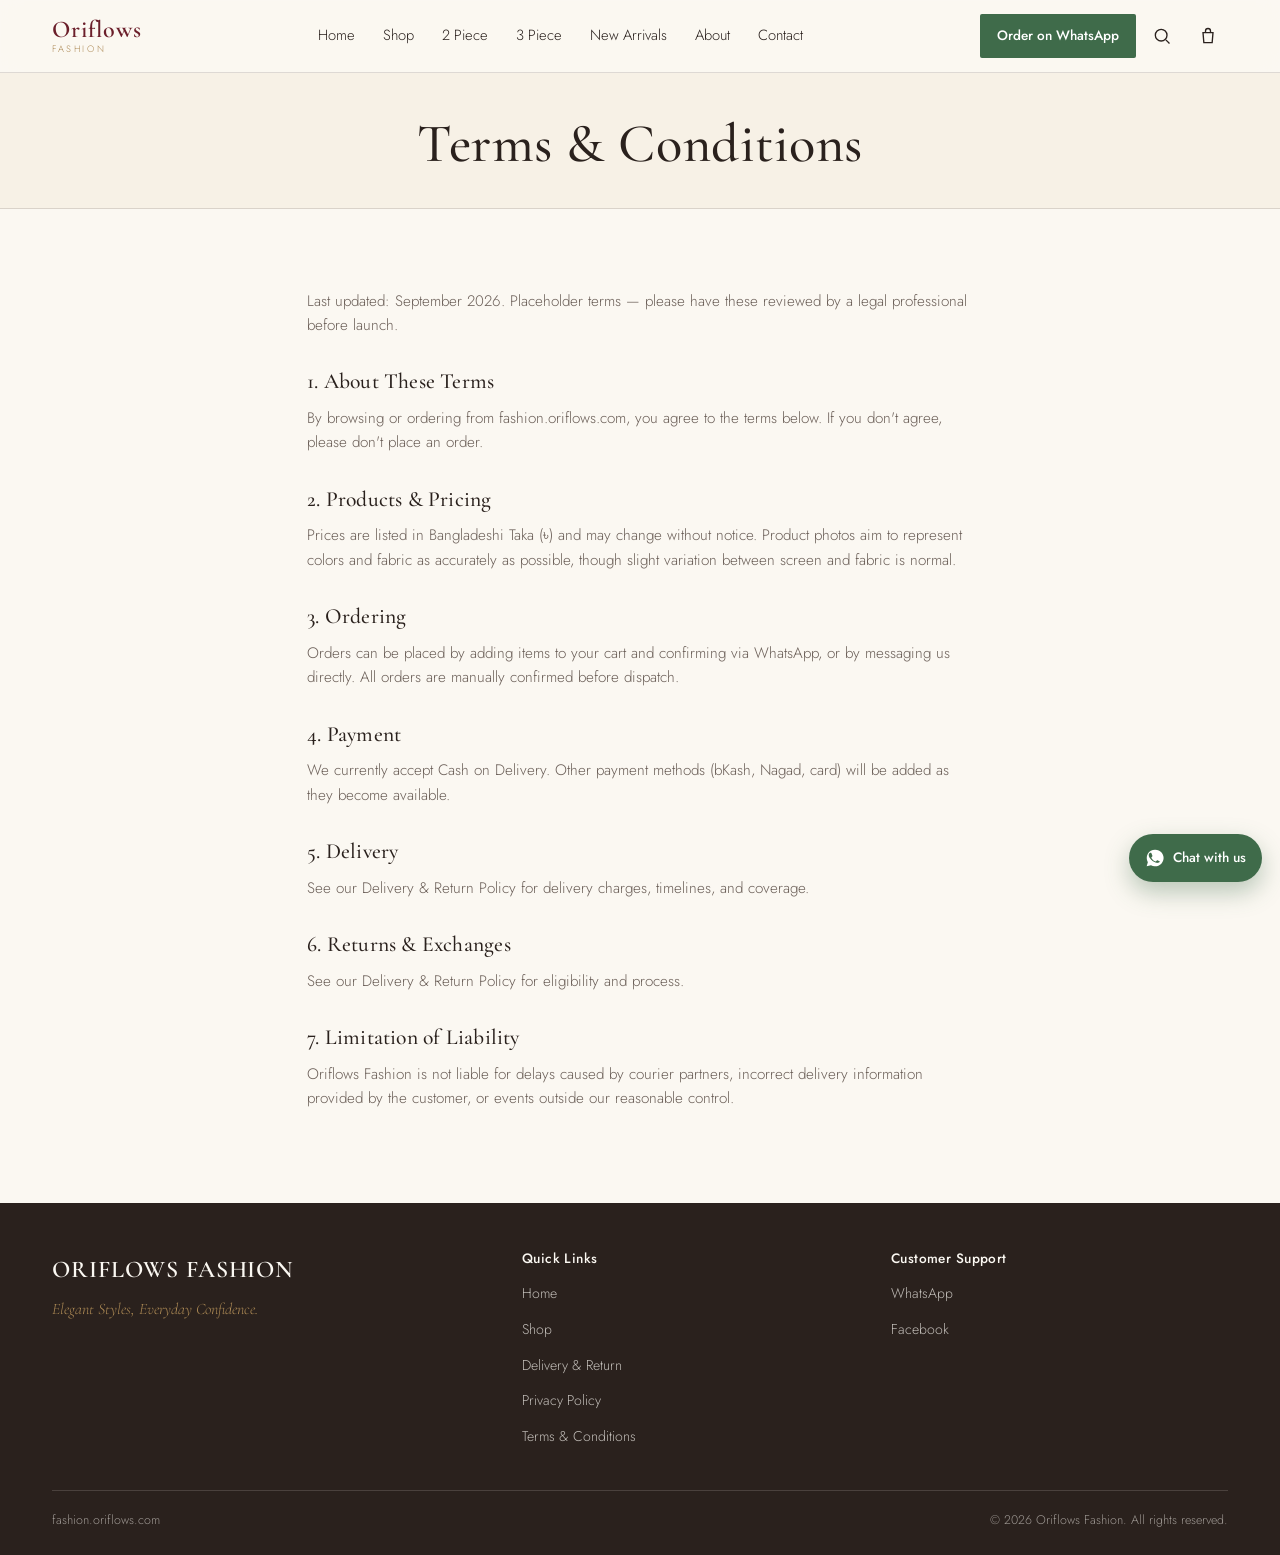
<file: terms.html>
<!DOCTYPE html>
<html lang="en">
<head>
<meta charset="UTF-8">
<meta name="viewport" content="width=device-width, initial-scale=1.0">
<title>Terms &amp; Conditions | Oriflows Fashion</title>
<meta name="description" content="Terms and conditions for shopping with Oriflows Fashion.">
<link rel="canonical" href="https://fashion.oriflows.com/terms">
<link rel="icon" href="data:,">
<link rel="stylesheet" href="css/style.css">
<link rel="stylesheet" href="css/responsive.css">
</head>
<body>
<a class="skip-link" href="#main">Skip to content</a>

<header class="site-header">
  <div class="container nav">
    <a href="index.html" class="brand">
      <span class="brand-name">Oriflows</span>
      <span class="brand-sub">FASHION</span>
    </a>
    <nav class="nav-links" aria-label="Main navigation">
      <a href="index.html">Home</a>
      <a href="shop.html">Shop</a>
      <a href="shop.html?category=2%20Piece">2 Piece</a>
      <a href="shop.html?category=3%20Piece">3 Piece</a>
      <a href="shop.html#top">New Arrivals</a>
      <a href="about.html">About</a>
      <a href="contact.html">Contact</a>
    </nav>
    <div class="nav-actions">
      <a href="#" class="btn btn-whatsapp btn-sm nav-whatsapp" target="_blank" rel="noopener" data-whatsapp-hero>Order on WhatsApp</a>
      <button type="button" class="icon-btn" data-search-open aria-label="Search products">
        <svg viewBox="0 0 24 24" fill="none" stroke="currentColor" stroke-width="1.6"><circle cx="11" cy="11" r="7"/><line x1="21" y1="21" x2="16.65" y2="16.65"/></svg>
      </button>
      <a href="cart.html" class="icon-btn" aria-label="View cart">
        <svg viewBox="0 0 24 24" fill="none" stroke="currentColor" stroke-width="1.6"><path d="M6 8h12l-1 12H7L6 8z"/><path d="M9 8V6a3 3 0 0 1 6 0v2"/></svg>
        <span class="cart-count" data-cart-count data-count="0">0</span>
      </a>
      <button type="button" class="hamburger" data-hamburger aria-label="Open menu" aria-expanded="false"><span></span></button>
    </div>
  </div>
</header>

<div class="mobile-menu" data-mobile-menu>
  <div class="mobile-menu-top">
    <span class="brand-name" style="color:var(--color-primary)">Oriflows</span>
    <button type="button" class="mobile-menu-close" data-mobile-menu-close aria-label="Close menu">&times;</button>
  </div>
  <ul class="mobile-menu-links">
    <li><a href="index.html">Home</a></li>
    <li><a href="shop.html">Shop</a></li>
    <li><a href="about.html">About</a></li>
    <li><a href="contact.html">Contact</a></li>
  </ul>
  <div class="mobile-menu-footer">
    <a href="cart.html" class="btn btn-outline btn-block">View Cart</a>
    <a href="#" class="btn btn-whatsapp btn-block" target="_blank" rel="noopener" data-whatsapp-hero>Order on WhatsApp</a>
  </div>
</div>

<div class="search-overlay" data-search-overlay>
  <div class="search-box">
    <form onsubmit="return false;">
      <input type="search" placeholder="Search dresses, colors, styles..." data-search-input aria-label="Search products">
      <button type="button" data-search-close aria-label="Close search">&times;</button>
    </form>
    <div class="search-results" data-search-results></div>
  </div>
</div>

<main id="main">
  <div class="page-header">
    <div class="container"><h1>Terms &amp; Conditions</h1></div>
  </div>

  <div class="container section policy-content">
    <p class="policy-updated">Last updated: September 2026. Placeholder terms — please have these reviewed by a legal professional before launch.</p>

    <h2>1. About These Terms</h2>
    <p>By browsing or ordering from fashion.oriflows.com, you agree to the terms below. If you don't agree, please don't place an order.</p>

    <h2>2. Products &amp; Pricing</h2>
    <p>Prices are listed in Bangladeshi Taka (৳) and may change without notice. Product photos aim to represent colors and fabric as accurately as possible, though slight variation between screen and fabric is normal.</p>

    <h2>3. Ordering</h2>
    <p>Orders can be placed by adding items to your cart and confirming via WhatsApp, or by messaging us directly. All orders are manually confirmed before dispatch.</p>

    <h2>4. Payment</h2>
    <p>We currently accept Cash on Delivery. Other payment methods (bKash, Nagad, card) will be added as they become available.</p>

    <h2>5. Delivery</h2>
    <p>See our <a href="delivery.html">Delivery &amp; Return Policy</a> for delivery charges, timelines, and coverage.</p>

    <h2>6. Returns &amp; Exchanges</h2>
    <p>See our <a href="delivery.html">Delivery &amp; Return Policy</a> for eligibility and process.</p>

    <h2>7. Limitation of Liability</h2>
    <p>Oriflows Fashion is not liable for delays caused by courier partners, incorrect delivery information provided by the customer, or events outside our reasonable control.</p>
  </div>
</main>

<footer class="site-footer">
  <div class="container">
    <div class="footer-grid">
      <div class="footer-brand">
        <span class="brand-name">ORIFLOWS FASHION</span>
        <p class="footer-tagline">Elegant Styles, Everyday Confidence.</p>
      </div>
      <div class="footer-col">
        <h4>Quick Links</h4>
        <ul>
          <li><a href="index.html">Home</a></li>
          <li><a href="shop.html">Shop</a></li>
          <li><a href="delivery.html">Delivery &amp; Return</a></li>
          <li><a href="privacy.html">Privacy Policy</a></li>
          <li><a href="terms.html">Terms &amp; Conditions</a></li>
        </ul>
      </div>
      <div class="footer-col">
        <h4>Customer Support</h4>
        <ul>
          <li><a href="#" target="_blank" rel="noopener" data-whatsapp-hero>WhatsApp</a></li>
          <li><a href="https://www.facebook.com/profile.php?id=61594446824345" target="_blank" rel="noopener">Facebook</a></li>
        </ul>
      </div>
    </div>
    <div class="footer-bottom">
      <span>fashion.oriflows.com</span>
      <span>&copy; 2026 Oriflows Fashion. All rights reserved.</span>
    </div>
  </div>
</footer>

<a href="#" class="whatsapp-float" target="_blank" rel="noopener" data-whatsapp-hero aria-label="Chat with us on WhatsApp">
  <svg viewBox="0 0 24 24" fill="currentColor"><path d="M12 2a10 10 0 0 0-8.6 15L2 22l5.2-1.4A10 10 0 1 0 12 2zm5.8 14.2c-.3.8-1.5 1.4-2.4 1.6-.6.1-1.4.2-4-.9-3.3-1.4-5.4-4.7-5.6-4.9-.2-.2-1.3-1.7-1.3-3.3s.8-2.3 1.1-2.6c.3-.3.6-.4.8-.4h.6c.2 0 .5 0 .7.6.3.8 1 2.6 1.1 2.8.1.2.2.4 0 .7-.1.3-.2.4-.4.6l-.6.6c-.2.2-.4.4-.2.8.2.4.9 1.6 2 2.5 1.4 1.2 2.5 1.6 2.9 1.8.4.2.6.1.8-.1l.9-1c.3-.3.5-.3.8-.2l2.3 1.1c.3.1.5.2.5.4.1.2.1 1-.2 1.8z"/></svg>
  <span>Chat with us</span>
</a>

<script src="js/app.js"></script>
<script src="js/cart.js"></script>
</body>
</html>
</file>
<file: css/style.css>
/* ==========================================================================
   ORIFLOWS FASHION — CORE STYLESHEET
   Mobile-first. Breakpoint overrides live in responsive.css.
   ========================================================================== */

@import url('https://fonts.googleapis.com/css2?family=Cormorant+Garamond:ital,wght@0,400;0,500;0,600;1,500&family=Jost:wght@300;400;500;600&display=swap');

:root {
  /* Color system */
  --color-primary: #6B1F2A;       /* Deep Burgundy / Wine */
  --color-primary-dark: #4A1219;
  --color-primary-soft: #F1E4E4;
  --color-secondary: #F7F1E6;     /* Ivory / Cream */
  --color-secondary-alt: #FBF8F2;
  --color-accent: #AD8A55;        /* Muted Gold */
  --color-accent-soft: #E9DFC9;
  --color-text: #2A211D;          /* Charcoal / Near Black */
  --color-text-soft: #6B5F58;
  --color-border: rgba(42, 33, 29, 0.14);
  --color-white: #FFFFFF;
  --color-success: #3F6B4A;
  --color-danger: #A3382E;

  /* Type */
  --font-heading: 'Cormorant Garamond', Georgia, 'Times New Roman', serif;
  --font-body: 'Jost', 'Segoe UI', Arial, sans-serif;

  /* Layout */
  --container-max: 1240px;
  --radius-sm: 2px;
  --radius-md: 4px;
  --nav-height: 72px;
  --shadow-soft: 0 8px 24px rgba(42, 33, 29, 0.08);
}

/* ---------- Reset ---------- */
*, *::before, *::after { box-sizing: border-box; }
html { scroll-behavior: smooth; }
body, h1, h2, h3, h4, p, figure, ul, ol { margin: 0; }
ul, ol { padding: 0; list-style: none; }
img { max-width: 100%; display: block; }
a { color: inherit; text-decoration: none; }
button { font: inherit; cursor: pointer; border: none; background: none; color: inherit; }
input, select, textarea { font: inherit; color: inherit; }

body {
  font-family: var(--font-body);
  font-weight: 300;
  color: var(--color-text);
  background: var(--color-secondary-alt);
  line-height: 1.6;
  -webkit-font-smoothing: antialiased;
}

/* Visible keyboard focus everywhere */
a:focus-visible, button:focus-visible, input:focus-visible,
select:focus-visible, textarea:focus-visible {
  outline: 2px solid var(--color-accent);
  outline-offset: 3px;
}

@media (prefers-reduced-motion: reduce) {
  * { animation-duration: 0.001ms !important; transition-duration: 0.001ms !important; }
  html { scroll-behavior: auto; }
}

.container {
  width: 100%;
  max-width: var(--container-max);
  margin: 0 auto;
  padding: 0 20px;
}

.visually-hidden {
  position: absolute; width: 1px; height: 1px; padding: 0; margin: -1px;
  overflow: hidden; clip: rect(0,0,0,0); white-space: nowrap; border: 0;
}

.skip-link {
  position: absolute; top: -48px; left: 12px; z-index: 200;
  background: var(--color-primary); color: var(--color-white);
  padding: 10px 16px; border-radius: var(--radius-sm);
  transition: top .2s ease;
}
.skip-link:focus { top: 12px; }

/* ---------- Typography ---------- */
h1, h2, h3, h4, .font-heading {
  font-family: var(--font-heading);
  font-weight: 500;
  color: var(--color-text);
  letter-spacing: 0.01em;
  line-height: 1.15;
}

h1 { font-size: clamp(2.1rem, 7vw, 3.4rem); }
h2 { font-size: clamp(1.7rem, 5vw, 2.5rem); }
h3 { font-size: clamp(1.25rem, 3.5vw, 1.55rem); }

.section-eyebrow {
  font-family: var(--font-body);
  font-size: 0.8rem;
  color: var(--color-accent);
  font-weight: 500;
  margin-bottom: 8px;
}

.section-lede {
  color: var(--color-text-soft);
  font-size: 1.02rem;
  max-width: 46ch;
}

.section-head {
  margin-bottom: 36px;
}
.section-head.center { text-align: center; margin-left: auto; margin-right: auto; }
.section-head.center .section-lede { margin-left: auto; margin-right: auto; }

/* ---------- Buttons ---------- */
.btn {
  display: inline-flex;
  align-items: center;
  justify-content: center;
  gap: 8px;
  padding: 14px 28px;
  font-size: 0.95rem;
  font-weight: 500;
  border-radius: var(--radius-sm);
  border: 1px solid transparent;
  transition: background .2s ease, color .2s ease, border-color .2s ease, transform .15s ease;
  white-space: nowrap;
}
.btn:active { transform: translateY(1px); }

.btn-primary {
  background: var(--color-primary);
  color: var(--color-white);
}
.btn-primary:hover { background: var(--color-primary-dark); }

.btn-outline {
  border-color: var(--color-primary);
  color: var(--color-primary);
  background: transparent;
}
.btn-outline:hover { background: var(--color-primary); color: var(--color-white); }

.btn-whatsapp {
  background: #3F6B4A;
  color: var(--color-white);
}
.btn-whatsapp:hover { background: #345A3E; }

.btn-gold {
  background: var(--color-accent);
  color: var(--color-white);
}
.btn-gold:hover { background: #977844; }

.btn-block { width: 100%; }
.btn-sm { padding: 10px 16px; font-size: 0.85rem; }

.btn[disabled], .btn.is-disabled {
  opacity: 0.5; cursor: not-allowed; pointer-events: none;
}

/* ---------- Header / Nav ---------- */
.site-header {
  position: sticky;
  top: 0;
  z-index: 100;
  background: rgba(251, 248, 242, 0.94);
  backdrop-filter: saturate(160%) blur(10px);
  border-bottom: 1px solid var(--color-border);
}

.nav {
  height: var(--nav-height);
  display: flex;
  align-items: center;
  justify-content: space-between;
  gap: 16px;
}

.brand {
  display: flex;
  flex-direction: column;
  line-height: 1;
}
.brand-name {
  font-family: var(--font-heading);
  font-size: 1.5rem;
  font-weight: 600;
  letter-spacing: 0.04em;
  color: var(--color-primary);
}
.brand-sub {
  font-size: 0.58rem;
  letter-spacing: 0.28em;
  color: var(--color-accent);
  margin-top: 2px;
}

.nav-links {
  display: none;
}

.nav-actions {
  display: flex;
  align-items: center;
  gap: 6px;
}

.icon-btn {
  position: relative;
  width: 40px;
  height: 40px;
  display: flex;
  align-items: center;
  justify-content: center;
  border-radius: 50%;
  color: var(--color-text);
}
.icon-btn:hover { background: var(--color-primary-soft); }
.icon-btn svg { width: 20px; height: 20px; }

.cart-count {
  position: absolute;
  top: 2px;
  right: 2px;
  min-width: 16px;
  height: 16px;
  padding: 0 3px;
  border-radius: 50%;
  background: var(--color-primary);
  color: var(--color-white);
  font-size: 0.62rem;
  display: flex;
  align-items: center;
  justify-content: center;
}
.cart-count[data-count="0"] { display: none; }

.nav-whatsapp { display: none; }

.hamburger {
  width: 40px; height: 40px;
  display: flex; align-items: center; justify-content: center;
}
.hamburger span, .hamburger::before, .hamburger::after {
  content: '';
  display: block;
  width: 20px; height: 1.5px;
  background: var(--color-text);
  position: relative;
  transition: transform .2s ease, opacity .2s ease;
}
.hamburger::before { position: absolute; transform: translateY(-6px); }
.hamburger::after { position: absolute; transform: translateY(6px); }
.hamburger.is-open span { background: transparent; }
.hamburger.is-open::before { transform: rotate(45deg); }
.hamburger.is-open::after { transform: rotate(-45deg); }

/* Mobile menu drawer */
.mobile-menu {
  position: fixed;
  inset: 0;
  z-index: 150;
  background: var(--color-secondary-alt);
  transform: translateX(100%);
  transition: transform .28s ease;
  overflow-y: auto;
  padding: 24px 24px 40px;
}
.mobile-menu.is-open { transform: translateX(0); }
.mobile-menu-top {
  display: flex; align-items: center; justify-content: space-between;
  margin-bottom: 32px;
}
.mobile-menu-close {
  width: 40px; height: 40px; display: flex; align-items: center; justify-content: center;
  font-size: 1.4rem;
}
.mobile-menu-links li { border-bottom: 1px solid var(--color-border); }
.mobile-menu-links a {
  display: block; padding: 16px 4px;
  font-family: var(--font-heading); font-size: 1.3rem;
}
.mobile-menu-footer { margin-top: 32px; display: flex; flex-direction: column; gap: 12px; }

/* Search overlay */
.search-overlay {
  position: fixed; inset: 0; z-index: 160;
  background: rgba(42,33,29,0.5);
  display: none;
  align-items: flex-start;
  justify-content: center;
  padding: 12vh 20px 20px;
}
.search-overlay.is-open { display: flex; }
.search-box {
  width: 100%; max-width: 560px;
  background: var(--color-secondary-alt);
  border-radius: var(--radius-md);
  padding: 20px;
  box-shadow: var(--shadow-soft);
}
.search-box form { display: flex; gap: 8px; border-bottom: 1px solid var(--color-border); padding-bottom: 12px; }
.search-box input { flex: 1; background: transparent; border: none; font-size: 1.1rem; padding: 8px 4px; }
.search-results { margin-top: 14px; max-height: 50vh; overflow-y: auto; }
.search-result-item { display: flex; gap: 12px; padding: 10px 4px; border-bottom: 1px solid var(--color-border); align-items: center; }
.search-result-item img { width: 48px; height: 60px; object-fit: cover; border-radius: var(--radius-sm); }
.search-empty { color: var(--color-text-soft); padding: 14px 4px; font-size: 0.9rem; }

/* ---------- Hero ---------- */
.hero {
  position: relative;
  padding: 40px 0 56px;
  overflow: hidden;
  background: linear-gradient(180deg, var(--color-secondary) 0%, var(--color-secondary-alt) 100%);
}
.hero-grid {
  display: grid;
  gap: 32px;
}
.hero-copy { text-align: center; }
.hero-copy h1 { margin-bottom: 16px; }
.hero-copy .section-lede { margin: 0 auto 28px; font-size: 1.05rem; }
.hero-actions {
  display: flex; flex-wrap: wrap; gap: 12px; justify-content: center;
}
.hero-figure {
  position: relative;
  justify-self: center;
  width: min(84vw, 380px);
}
.hero-figure-frame {
  border-radius: 200px 200px 8px 8px;
  overflow: hidden;
  box-shadow: var(--shadow-soft);
  border: 1px solid var(--color-border);
}
.hero-figure-frame img { aspect-ratio: 4 / 5; object-fit: cover; }
.hero-tag {
  position: absolute;
  bottom: -18px;
  left: 50%;
  transform: translateX(-50%);
  background: var(--color-white);
  border: 1px solid var(--color-border);
  border-radius: 999px;
  padding: 10px 20px;
  font-family: var(--font-heading);
  font-style: italic;
  font-size: 0.95rem;
  color: var(--color-primary);
  box-shadow: var(--shadow-soft);
  white-space: nowrap;
}

/* ---------- Product grid & cards ---------- */
.grid {
  display: grid;
  grid-template-columns: repeat(2, 1fr);
  gap: 16px;
}

.product-card {
  background: var(--color-white);
  border: 1px solid var(--color-border);
  border-radius: var(--radius-md);
  overflow: hidden;
  display: flex;
  flex-direction: column;
  transition: box-shadow .2s ease;
}
.product-card:hover { box-shadow: var(--shadow-soft); }

.product-card-media {
  position: relative;
  aspect-ratio: 4 / 5;
  overflow: hidden;
  background: var(--color-secondary);
}
.product-card-media img {
  width: 100%; height: 100%; object-fit: cover;
  transition: transform .4s ease;
}
.product-card:hover .product-card-media img { transform: scale(1.04); }

.badge {
  position: absolute;
  top: 10px; left: 10px;
  background: var(--color-primary);
  color: var(--color-white);
  font-size: 0.68rem;
  padding: 4px 9px;
  border-radius: 999px;
  letter-spacing: 0.02em;
}
.badge.badge-new { background: var(--color-accent); }
.badge.badge-out { background: var(--color-text-soft); }

.product-card-quick {
  position: absolute;
  bottom: 10px; right: 10px;
  background: rgba(251,248,242,0.94);
  border-radius: 999px;
  padding: 8px 14px;
  font-size: 0.75rem;
  opacity: 0;
  transform: translateY(6px);
  transition: opacity .2s ease, transform .2s ease;
}
.product-card:hover .product-card-quick,
.product-card:focus-within .product-card-quick { opacity: 1; transform: translateY(0); }

.product-card-body {
  padding: 14px 14px 16px;
  display: flex;
  flex-direction: column;
  gap: 8px;
  flex: 1;
}
.product-card-category {
  font-size: 0.7rem;
  color: var(--color-accent);
  letter-spacing: 0.03em;
}
.product-card-name {
  font-family: var(--font-heading);
  font-size: 1.05rem;
  font-weight: 500;
}
.product-card-price {
  display: flex; align-items: baseline; gap: 8px;
}
.price-current { font-weight: 500; color: var(--color-primary); }
.price-old { text-decoration: line-through; color: var(--color-text-soft); font-size: 0.85rem; }

.product-card-actions {
  margin-top: auto;
  display: flex;
  gap: 8px;
  padding-top: 8px;
}
.product-card-actions .btn { flex: 1; padding: 10px 10px; font-size: 0.8rem; }

/* ---------- Sections (generic) ---------- */
.section { padding: 56px 0; }
.section-alt { background: var(--color-secondary); }
.section-primary { background: var(--color-primary); color: var(--color-white); }
.section-primary .section-lede { color: rgba(255,255,255,0.78); }
.section-primary h2 { color: var(--color-white); }

.scroll-row {
  display: flex;
  gap: 16px;
  overflow-x: auto;
  padding-bottom: 8px;
  scroll-snap-type: x mandatory;
  -webkit-overflow-scrolling: touch;
}
.scroll-row .product-card { min-width: 62vw; scroll-snap-align: start; }
.scroll-row::-webkit-scrollbar { height: 4px; }
.scroll-row::-webkit-scrollbar-thumb { background: var(--color-border); border-radius: 4px; }

/* Why choose */
.value-grid {
  display: grid;
  grid-template-columns: repeat(2, 1fr);
  gap: 20px;
}
.value-item { text-align: center; padding: 8px; }
.value-icon {
  width: 52px; height: 52px;
  margin: 0 auto 14px;
  border: 1px solid var(--color-accent);
  border-radius: 50%;
  display: flex; align-items: center; justify-content: center;
  color: var(--color-accent);
}
.value-icon svg { width: 24px; height: 24px; }
.value-item h3 { font-size: 1rem; margin-bottom: 6px; }
.value-item p { font-size: 0.88rem; color: var(--color-text-soft); }

/* Reviews */
.review-card {
  background: var(--color-white);
  border: 1px solid var(--color-border);
  border-radius: var(--radius-md);
  padding: 22px;
  height: 100%;
}
.review-stars { color: var(--color-accent); font-size: 0.85rem; margin-bottom: 10px; letter-spacing: 2px; }
.review-quote { font-family: var(--font-heading); font-size: 1.1rem; font-style: italic; margin-bottom: 14px; }
.review-name { font-size: 0.85rem; color: var(--color-text-soft); }
.demo-note { font-size: 0.7rem; color: var(--color-text-soft); margin-top: 24px; text-align: center; }

/* Social proof */
.social-grid { display: grid; grid-template-columns: repeat(2, 1fr); gap: 8px; }
.social-tile {
  aspect-ratio: 1; background: var(--color-secondary);
  display: flex; align-items: center; justify-content: center;
  border-radius: var(--radius-sm);
  color: var(--color-text-soft);
  border: 1px solid var(--color-border);
  font-size: 0.75rem; text-align: center; padding: 10px;
}

/* Newsletter / WhatsApp CTA banner */
.cta-banner {
  text-align: center;
}
.cta-banner h2 { margin-bottom: 12px; }
.cta-banner .section-lede { margin: 0 auto 24px; }
.cta-banner form {
  display: flex; flex-direction: column; gap: 10px;
  max-width: 420px; margin: 0 auto 16px;
}
.cta-banner input[type="email"] {
  padding: 13px 16px;
  border-radius: var(--radius-sm);
  border: 1px solid rgba(255,255,255,0.4);
  background: rgba(255,255,255,0.08);
  color: var(--color-white);
}
.cta-banner input::placeholder { color: rgba(255,255,255,0.6); }
.form-note { font-size: 0.75rem; color: rgba(255,255,255,0.65); }

/* ---------- Footer ---------- */
.site-footer {
  background: var(--color-text);
  color: rgba(251,248,242,0.85);
  padding: 48px 0 24px;
}
.footer-grid {
  display: grid;
  gap: 32px;
  margin-bottom: 32px;
}
.footer-brand .brand-name { color: var(--color-secondary-alt); }
.footer-tagline { font-family: var(--font-heading); font-style: italic; color: var(--color-accent); margin-top: 8px; font-size: 1rem; }
.footer-col h4 { color: var(--color-secondary-alt); font-family: var(--font-body); font-size: 0.85rem; font-weight: 500; margin-bottom: 14px; letter-spacing: 0.03em; }
.footer-col ul li { margin-bottom: 10px; }
.footer-col a { font-size: 0.88rem; color: rgba(251,248,242,0.72); }
.footer-col a:hover { color: var(--color-accent); }
.footer-social { display: flex; gap: 10px; margin-top: 4px; }
.footer-social a {
  width: 36px; height: 36px; border-radius: 50%;
  border: 1px solid rgba(251,248,242,0.3);
  display: flex; align-items: center; justify-content: center;
}
.footer-social svg { width: 16px; height: 16px; }
.footer-bottom {
  border-top: 1px solid rgba(251,248,242,0.15);
  padding-top: 20px;
  font-size: 0.78rem;
  color: rgba(251,248,242,0.55);
  display: flex; flex-direction: column; gap: 8px;
  text-align: center;
}

/* ---------- Floating WhatsApp ---------- */
.whatsapp-float {
  position: fixed;
  bottom: 18px; right: 18px;
  z-index: 90;
  display: flex; align-items: center; gap: 8px;
  background: #3F6B4A;
  color: var(--color-white);
  padding: 13px 16px;
  border-radius: 999px;
  box-shadow: 0 10px 24px rgba(63,107,74,0.35);
}
.whatsapp-float svg { width: 20px; height: 20px; }
.whatsapp-float span { font-size: 0.85rem; font-weight: 500; }

/* ---------- Breadcrumb ---------- */
.breadcrumb {
  font-size: 0.8rem;
  color: var(--color-text-soft);
  padding: 18px 0 0;
}
.breadcrumb a:hover { color: var(--color-primary); }

/* ---------- Page header (About/Contact/Policy) ---------- */
.page-header {
  padding: 40px 0 32px;
  text-align: center;
  background: var(--color-secondary);
  border-bottom: 1px solid var(--color-border);
}
.page-header .section-lede { margin: 12px auto 0; }

/* ---------- Shop page ---------- */
.shop-layout { display: block; }
.shop-toolbar {
  display: flex; align-items: center; justify-content: space-between;
  gap: 12px; margin-bottom: 20px; flex-wrap: wrap;
}
.result-count { font-size: 0.85rem; color: var(--color-text-soft); }
.select-control {
  border: 1px solid var(--color-border);
  border-radius: var(--radius-sm);
  padding: 9px 12px;
  background: var(--color-white);
  font-size: 0.85rem;
}
.filter-toggle {
  display: inline-flex; align-items: center; gap: 8px;
  border: 1px solid var(--color-border);
  padding: 9px 14px; border-radius: var(--radius-sm);
  font-size: 0.85rem;
}
.filter-panel {
  display: none;
  background: var(--color-white);
  border: 1px solid var(--color-border);
  border-radius: var(--radius-md);
  padding: 18px;
  margin-bottom: 20px;
}
.filter-panel.is-open { display: block; }
.filter-group { margin-bottom: 18px; }
.filter-group:last-child { margin-bottom: 0; }
.filter-group-title { font-size: 0.8rem; font-weight: 500; margin-bottom: 10px; letter-spacing: 0.02em; }
.filter-chip-row { display: flex; flex-wrap: wrap; gap: 8px; }
.filter-chip {
  border: 1px solid var(--color-border);
  padding: 7px 14px; border-radius: 999px; font-size: 0.8rem;
}
.filter-chip[aria-pressed="true"] { background: var(--color-primary); color: var(--color-white); border-color: var(--color-primary); }
.price-range-row { display: flex; align-items: center; gap: 10px; font-size: 0.82rem; }
.price-range-row input[type="range"] { flex: 1; accent-color: var(--color-primary); }
.filter-actions { display: flex; gap: 10px; margin-top: 16px; }

.empty-state {
  text-align: center; padding: 60px 20px; color: var(--color-text-soft);
}

/* ---------- Product detail ---------- */
.pdp-grid { display: grid; gap: 28px; }
.pdp-gallery-main {
  aspect-ratio: 4/5; border-radius: var(--radius-md); overflow: hidden;
  border: 1px solid var(--color-border); background: var(--color-secondary);
}
.pdp-gallery-main img { width: 100%; height: 100%; object-fit: cover; }
.pdp-gallery-thumbs { display: flex; gap: 10px; margin-top: 10px; overflow-x: auto; }
.pdp-gallery-thumbs button {
  width: 64px; height: 80px; flex-shrink: 0; border-radius: var(--radius-sm);
  overflow: hidden; border: 1px solid var(--color-border); opacity: 0.6;
}
.pdp-gallery-thumbs button.is-active { opacity: 1; border-color: var(--color-primary); }
.pdp-gallery-thumbs img { width: 100%; height: 100%; object-fit: cover; }

.pdp-info-category { font-size: 0.78rem; color: var(--color-accent); margin-bottom: 6px; }
.pdp-info h1 { font-size: clamp(1.6rem, 5vw, 2.1rem); margin-bottom: 10px; }
.pdp-price { display: flex; align-items: baseline; gap: 10px; margin-bottom: 6px; }
.pdp-price .price-current { font-size: 1.3rem; }
.pdp-stock { font-size: 0.85rem; margin-bottom: 18px; }
.pdp-stock.in { color: var(--color-success); }
.pdp-stock.out { color: var(--color-danger); }
.pdp-desc { color: var(--color-text-soft); margin-bottom: 22px; }

.pdp-meta-table { width: 100%; border-collapse: collapse; margin-bottom: 22px; font-size: 0.88rem; }
.pdp-meta-table td { padding: 8px 0; border-bottom: 1px solid var(--color-border); }
.pdp-meta-table td:first-child { color: var(--color-text-soft); width: 40%; }

.option-group { margin-bottom: 20px; }
.option-label { font-size: 0.85rem; font-weight: 500; margin-bottom: 10px; }
.size-row { display: flex; gap: 8px; flex-wrap: wrap; }
.size-chip {
  width: 44px; height: 40px; border: 1px solid var(--color-border);
  border-radius: var(--radius-sm); display: flex; align-items: center; justify-content: center;
  font-size: 0.82rem;
}
.size-chip[aria-pressed="true"] { border-color: var(--color-primary); background: var(--color-primary); color: var(--color-white); }

.qty-row { display: flex; align-items: center; gap: 0; width: fit-content; border: 1px solid var(--color-border); border-radius: var(--radius-sm); }
.qty-row button { width: 40px; height: 40px; font-size: 1.1rem; }
.qty-row input { width: 44px; text-align: center; border: none; background: transparent; -moz-appearance: textfield; }
.qty-row input::-webkit-outer-spin-button, .qty-row input::-webkit-inner-spin-button { -webkit-appearance: none; margin: 0; }

.pdp-actions { display: flex; flex-direction: column; gap: 10px; margin-top: 22px; }

.trust-row { display: flex; flex-wrap: wrap; gap: 14px 20px; margin-top: 26px; padding-top: 20px; border-top: 1px solid var(--color-border); }
.trust-row .trust-item { display: flex; align-items: center; gap: 8px; font-size: 0.8rem; color: var(--color-text-soft); }
.trust-row svg { width: 16px; height: 16px; color: var(--color-accent); flex-shrink: 0; }

/* Related products */
.related-title { margin-bottom: 20px; }

/* ---------- About page ---------- */
.about-block { display: grid; gap: 28px; align-items: center; padding: 40px 0; }
.about-block img { border-radius: var(--radius-md); aspect-ratio: 4/5; object-fit: cover; }
.about-values { display: grid; grid-template-columns: repeat(2,1fr); gap: 20px; margin-top: 10px; }
.about-values li { padding: 16px; background: var(--color-white); border: 1px solid var(--color-border); border-radius: var(--radius-md); font-size: 0.88rem; }
.about-values strong { display: block; font-family: var(--font-heading); font-size: 1rem; margin-bottom: 6px; color: var(--color-primary); }

/* ---------- Contact page ---------- */
.contact-grid { display: grid; gap: 32px; }
.contact-card { background: var(--color-white); border: 1px solid var(--color-border); border-radius: var(--radius-md); padding: 24px; }
.contact-method { display: flex; gap: 14px; padding: 14px 0; border-bottom: 1px solid var(--color-border); align-items: flex-start; }
.contact-method:last-child { border-bottom: none; }
.contact-method svg { width: 20px; height: 20px; color: var(--color-accent); flex-shrink: 0; margin-top: 2px; }
.contact-method h4 { font-size: 0.92rem; margin-bottom: 3px; }
.contact-method p, .contact-method a { font-size: 0.86rem; color: var(--color-text-soft); }

.form-field { margin-bottom: 16px; }
.form-field label { display: block; font-size: 0.85rem; margin-bottom: 6px; }
.form-field input, .form-field textarea, .form-field select {
  width: 100%; padding: 12px 14px; border: 1px solid var(--color-border);
  border-radius: var(--radius-sm); background: var(--color-white);
}
.form-field textarea { min-height: 120px; resize: vertical; }
.form-status { font-size: 0.85rem; margin-top: 10px; display: none; }
.form-status.is-visible { display: block; }
.form-status.success { color: var(--color-success); }

/* ---------- Cart page ---------- */
.cart-item {
  display: grid; grid-template-columns: 76px 1fr; gap: 14px;
  padding: 18px 0; border-bottom: 1px solid var(--color-border);
}
.cart-item img { width: 76px; height: 95px; object-fit: cover; border-radius: var(--radius-sm); }
.cart-item-name { font-family: var(--font-heading); font-size: 1.05rem; }
.cart-item-meta { font-size: 0.8rem; color: var(--color-text-soft); margin: 4px 0 10px; }
.cart-item-row { display: flex; align-items: center; justify-content: space-between; gap: 10px; flex-wrap: wrap; }
.cart-item-remove { font-size: 0.78rem; color: var(--color-danger); }
.cart-summary { background: var(--color-white); border: 1px solid var(--color-border); border-radius: var(--radius-md); padding: 22px; }
.summary-row { display: flex; justify-content: space-between; font-size: 0.9rem; padding: 8px 0; }
.summary-row.total { border-top: 1px solid var(--color-border); margin-top: 8px; padding-top: 14px; font-size: 1.05rem; font-weight: 500; }
.cart-empty { text-align: center; padding: 70px 20px; }
.cart-empty svg { width: 48px; height: 48px; color: var(--color-border); margin: 0 auto 16px; }

/* ---------- Policy pages ---------- */
.policy-content { max-width: 74ch; margin: 0 auto; }
.policy-content h2 { margin: 32px 0 12px; font-size: 1.35rem; }
.policy-content h2:first-child { margin-top: 0; }
.policy-content p, .policy-content li { color: var(--color-text-soft); margin-bottom: 12px; font-size: 0.95rem; }
.policy-content ul { padding-left: 20px; list-style: disc; }
.policy-updated { font-size: 0.8rem; color: var(--color-text-soft); margin-bottom: 24px; }

/* ---------- Toast ---------- */
.toast {
  position: fixed; left: 50%; bottom: 90px; transform: translateX(-50%) translateY(20px);
  background: var(--color-text); color: var(--color-secondary-alt);
  padding: 12px 20px; border-radius: 999px; font-size: 0.85rem;
  opacity: 0; pointer-events: none; transition: opacity .25s ease, transform .25s ease;
  z-index: 200; white-space: nowrap;
}
.toast.is-visible { opacity: 1; transform: translateX(-50%) translateY(0); }

/* ---------- Utility ---------- */
.mt-0 { margin-top: 0; }
.text-center { text-align: center; }
</file>
<file: css/responsive.css>
/* ==========================================================================
   ORIFLOWS FASHION — RESPONSIVE OVERRIDES
   Base styles in style.css are mobile-first; this file layers on
   enhancements for wider viewports.
   ========================================================================== */

/* ---------- Tablet: 600px+ ---------- */
@media (min-width: 600px) {
  .grid { grid-template-columns: repeat(3, 1fr); gap: 20px; }
  .value-grid { grid-template-columns: repeat(4, 1fr); }
  .footer-grid { grid-template-columns: 1.3fr 1fr 1fr; }
  .about-values { grid-template-columns: repeat(2, 1fr); }
  .social-grid { grid-template-columns: repeat(4, 1fr); }
  .scroll-row .product-card { min-width: 42vw; }
}

/* ---------- Desktop: 900px+ ---------- */
@media (min-width: 900px) {
  .container { padding: 0 32px; }

  .nav-links {
    display: flex;
    align-items: center;
    gap: 28px;
    font-size: 0.92rem;
  }
  .nav-links a { position: relative; padding: 6px 0; }
  .nav-links a::after {
    content: '';
    position: absolute; left: 0; right: 0; bottom: 0;
    height: 1px; background: var(--color-primary);
    transform: scaleX(0); transform-origin: left;
    transition: transform .2s ease;
  }
  .nav-links a:hover::after, .nav-links a[aria-current="page"]::after { transform: scaleX(1); }
  .nav-links a[aria-current="page"] { color: var(--color-primary); }

  .hamburger { display: none; }
  .nav-whatsapp { display: inline-flex; }

  .hero { padding: 64px 0 88px; }
  .hero-grid {
    grid-template-columns: 1.05fr 0.95fr;
    align-items: center;
    gap: 56px;
  }
  .hero-copy { text-align: left; }
  .hero-copy .section-lede { margin: 0 0 32px; }
  .hero-actions { justify-content: flex-start; }
  .hero-figure { width: 100%; max-width: 460px; justify-self: end; }

  .grid { grid-template-columns: repeat(4, 1fr); }

  .section { padding: 80px 0; }

  .value-item { text-align: left; padding: 0 20px 0 0; }
  .value-icon { margin: 0 0 16px; }

  .shop-layout {
    display: grid;
    grid-template-columns: 260px 1fr;
    gap: 32px;
    align-items: flex-start;
  }
  .filter-toggle { display: none; }
  .filter-panel { display: block; position: sticky; top: calc(var(--nav-height) + 24px); margin-bottom: 0; }

  .pdp-grid { grid-template-columns: 1fr 1fr; gap: 56px; }

  .about-block { grid-template-columns: 1fr 1fr; }
  .about-block.reverse > *:first-child { order: 2; }

  .contact-grid { grid-template-columns: 0.85fr 1.15fr; }

  .cart-layout { display: grid; grid-template-columns: 1fr 340px; gap: 40px; align-items: flex-start; }
  .cart-summary { position: sticky; top: calc(var(--nav-height) + 24px); }

  .cta-banner form { flex-direction: row; }
  .cta-banner input[type="email"] { flex: 1; }

  .footer-bottom { flex-direction: row; justify-content: space-between; text-align: left; }

  .cart-item { grid-template-columns: 96px 1fr; }
  .cart-item img { width: 96px; height: 120px; }
}

/* ---------- Large desktop: 1200px+ ---------- */
@media (min-width: 1200px) {
  .hero-figure { max-width: 520px; }
}
</file>
